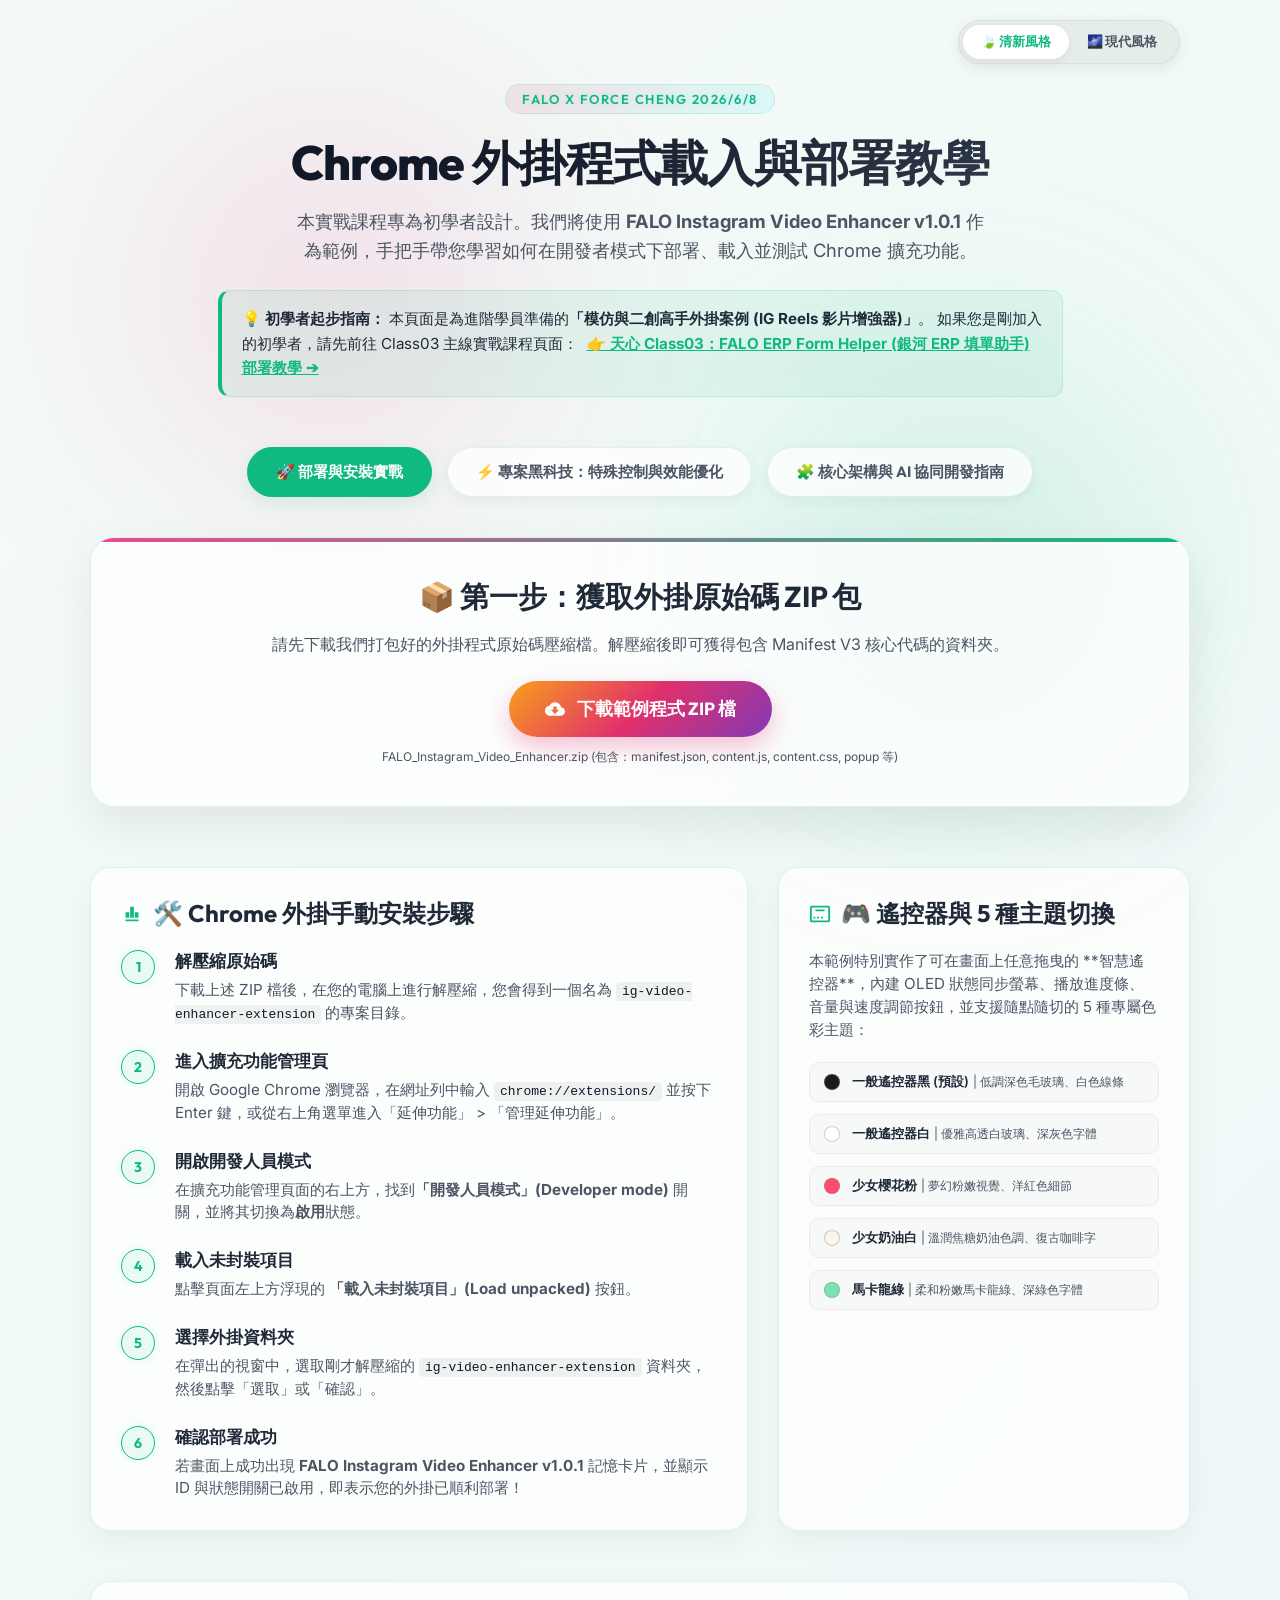
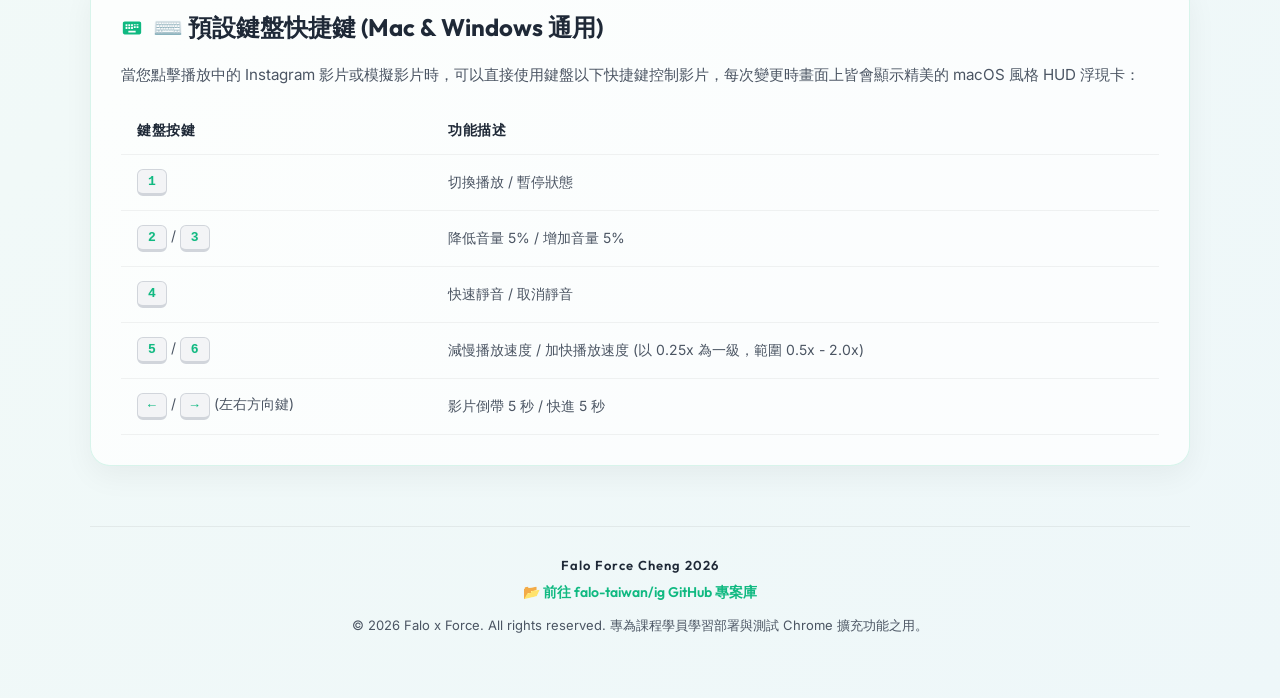
<file: index.html>
<!DOCTYPE html>
<html lang="zh-Hant">
<head>
  <meta charset="UTF-8">
  <meta name="viewport" content="width=device-width, initial-scale=1.0">
  <title>FALO x Force Cheng 2026/6/8 Chrome 外掛程式部署實戰教學</title>
  <!-- 備注 (Remark): Falo x Force Cheng 2026/6/8 - Chrome Extension Loading and Deployment Tutorial -->
  <!-- SEO Meta Tags -->
  <meta name="author" content="Falo x Force Cheng 2026/6/8">
  <meta name="description" content="Chrome 外掛程式載入與部署教學 - FALO Instagram Video Enhancer v1.0.1 - Falo x Force Cheng 2026/6/8">
  <meta name="keywords" content="Chrome Extension, Instagram Video Enhancer, Developer Mode, Falo, Force Cheng">
  <!-- Open Graph Meta Tags (AI/SEO grounding) -->
  <meta property="og:title" content="FALO x Force Cheng 2026/6/8 Chrome 外掛程式部署實戰教學">
  <meta property="og:description" content="本實戰課程由 Falo x Force Cheng 於 2026/6/8 設計，旨在帶領初學者在開發人員模式下下載、解壓並載入 FALO Instagram Video Enhancer v1.0.1 擴充功能。">
  <meta property="og:type" content="article">
  <meta property="og:url" content="https://falo-taiwan.github.io/ig/">
  <!-- Generative Engine Optimization (GEO) Tags for AI Search Crawlers -->
  <meta name="ai:author" content="Falo x Force Cheng 2026/6/8">
  <meta name="ai:content-type" content="educational-tutorial">
  <meta name="ai:subject" content="Chrome Extension Deployment & Installation Guide in Developer Mode">
  <meta name="ai:difficulty" content="Beginner">
  <meta name="ai:verification" content="Verified Course Material">
  <!-- JSON-LD for Generative Engine Optimization (GEO/SEO) -->
  <script type="application/ld+json">
  {
    "@context": "https://schema.org",
    "@type": "TechArticle",
    "headline": "FALO x Force Cheng 2026/6/8 Chrome 外掛程式部署實戰教學",
    "description": "本實戰課程由 Falo x Force Cheng 2026/6/8 設計，教授初學者如何在 Chrome 開發人員模式下部署與載入未封裝的 Instagram Video Enhancer 擴充功能。",
    "author": {
      "@type": "Person",
      "name": "Falo x Force Cheng 2026/6/8"
    },
    "datePublished": "2026-06-08",
    "inLanguage": "zh-Hant",
    "about": [
      {
        "@type": "Thing",
        "name": "Chrome Extension Deployment"
      },
      {
        "@type": "Thing",
        "name": "Developer Mode"
      },
      {
        "@type": "Thing",
        "name": "FALO Instagram Video Enhancer v1.0.1"
      }
    ],
    "articleSection": "Chrome Extension Installation Steps",
    "publisher": {
      "@type": "Organization",
      "name": "Falo x Force Cheng"
    }
  }
  </script>
  <!-- Outfit & Inter Google Fonts -->
  <link href="https://fonts.googleapis.com/css2?family=Inter:wght@300;400;500;600;700&family=Outfit:wght@400;500;600;700;800&display=swap" rel="stylesheet">
  
  <style>
    /* CSS Variables Design System */
    :root {
      /* --- 清新風格 (Fresh Theme - Default Light Mode) --- */
      --bg-gradient: linear-gradient(135deg, #f4fbf7 0%, #eef7f9 100%);
      --primary-color: #10b981; /* 馬卡龍綠 */
      --secondary-color: #ec4899; /* 櫻花粉 */
      --pink-glow: rgba(236, 72, 153, 0.12);
      --cyan-glow: rgba(16, 185, 129, 0.12);
      --card-bg: rgba(255, 255, 255, 0.75);
      --card-border: rgba(16, 185, 129, 0.15);
      --text-main: #1f2937;
      --text-muted: #4b5563;
      --header-gradient: linear-gradient(135deg, #111827 30%, #374151 100%);
      
      /* Toggle Style Switcher */
      --toggle-bg: rgba(0, 0, 0, 0.05);
      --toggle-border: rgba(0, 0, 0, 0.06);
      --toggle-btn-color: #4b5563;
      --toggle-active-bg: #ffffff;
      --toggle-active-color: #10b981;
      --toggle-shadow: rgba(0, 0, 0, 0.08);

      --font-outfit: 'Outfit', 'Inter', -apple-system, sans-serif;
      --font-inter: 'Inter', -apple-system, sans-serif;
      
      --orb-opacity: 0.15;
    }

    body.theme-modern {
      /* --- 現代風格 (Modern Theme - Dark Glassmorphism) --- */
      --bg-gradient: radial-gradient(circle at 50% 50%, #161233 0%, #0b071a 100%);
      --primary-color: #00f0ff; /* 極光藍 */
      --secondary-color: #e1306c; /* IG粉 */
      --pink-glow: rgba(225, 48, 108, 0.4);
      --cyan-glow: rgba(0, 240, 255, 0.4);
      --card-bg: rgba(255, 255, 255, 0.04);
      --card-border: rgba(255, 255, 255, 0.08);
      --text-main: #f3f4f6;
      --text-muted: #9ca3af;
      --header-gradient: linear-gradient(135deg, #ffffff 30%, #a5b4fc 100%);
      
      /* Toggle Style Switcher */
      --toggle-bg: rgba(255, 255, 255, 0.05);
      --toggle-border: rgba(255, 255, 255, 0.08);
      --toggle-btn-color: #9ca3af;
      --toggle-active-bg: rgba(255, 255, 255, 0.15);
      --toggle-active-color: #ffffff;
      --toggle-shadow: rgba(0, 0, 0, 0.4);
      
      --orb-opacity: 0.3;
    }

    body {
      background: var(--bg-gradient);
      color: var(--text-main);
      font-family: var(--font-inter);
      margin: 0;
      padding: 0;
      min-height: 100vh;
      overflow-x: hidden;
      transition: background 0.3s ease, color 0.3s ease;
    }

    /* Style Switcher UI */
    .style-toggle-container {
      display: flex;
      justify-content: flex-end;
      padding: 20px 20px 0 0;
      max-width: 1100px;
      margin: 0 auto;
    }

    .style-toggle-wrapper {
      display: inline-flex;
      background: var(--toggle-bg);
      border: 1px solid var(--toggle-border);
      padding: 4px;
      border-radius: 30px;
      box-shadow: 0 4px 15px var(--toggle-shadow);
      backdrop-filter: blur(8px);
      -webkit-backdrop-filter: blur(8px);
      transition: all 0.3s ease;
    }

    .style-btn {
      padding: 8px 18px;
      border-radius: 20px;
      border: none;
      background: transparent;
      color: var(--toggle-btn-color);
      font-family: var(--font-outfit);
      font-size: 13px;
      font-weight: 700;
      cursor: pointer;
      display: flex;
      align-items: center;
      gap: 6px;
      transition: all 0.25s cubic-bezier(0.4, 0, 0.2, 1);
    }

    .style-btn.active {
      background: var(--toggle-active-bg);
      color: var(--toggle-active-color);
      box-shadow: 0 2px 8px var(--toggle-shadow);
    }

    /* Background Neon Orbs */
    .orb {
      position: absolute;
      width: 400px;
      height: 400px;
      border-radius: 50%;
      filter: blur(120px);
      z-index: -1;
      opacity: var(--orb-opacity);
      pointer-events: none;
      transition: opacity 0.3s ease;
    }
    .orb-pink {
      top: 10%;
      left: 10%;
      background: var(--secondary-color);
      animation: float-slow 15s infinite alternate;
    }
    .orb-cyan {
      bottom: 15%;
      right: 10%;
      background: var(--primary-color);
      animation: float-slow 20s infinite alternate-reverse;
    }

    @keyframes float-slow {
      0% { transform: translate(0, 0) scale(1); }
      100% { transform: translate(40px, 30px) scale(1.15); }
    }

    .wrapper {
      max-width: 1100px;
      margin: 0 auto;
      padding: 20px 20px 50px 20px;
    }

    /* Header Styling */
    header {
      text-align: center;
      margin-bottom: 50px;
      position: relative;
    }

    .watermark-badge {
      display: inline-block;
      padding: 6px 16px;
      background: linear-gradient(135deg, rgba(225, 48, 108, 0.1) 0%, rgba(0, 240, 255, 0.1) 100%);
      border: 1px solid var(--card-border);
      border-radius: 50px;
      font-family: var(--font-outfit);
      font-size: 13px;
      font-weight: 600;
      letter-spacing: 1.5px;
      color: var(--primary-color);
      text-shadow: 0 0 8px var(--cyan-glow);
      text-transform: uppercase;
      margin-bottom: 20px;
      animation: pulse 2s infinite;
    }

    @keyframes pulse {
      0%, 100% { opacity: 0.9; }
      50% { opacity: 0.6; }
    }

    h1 {
      font-family: var(--font-outfit);
      font-size: 3rem;
      font-weight: 800;
      margin: 0 0 15px 0;
      letter-spacing: -1px;
      background: var(--header-gradient);
      -webkit-background-clip: text;
      -webkit-text-fill-color: transparent;
      line-height: 1.2;
      transition: all 0.3s ease;
    }

    .subtitle {
      font-size: 1.15rem;
      color: var(--text-muted);
      max-width: 700px;
      margin: 0 auto;
      line-height: 1.6;
      transition: color 0.3s ease;
    }

    /* Download Banner Section */
    .download-banner {
      background: var(--card-bg);
      backdrop-filter: blur(16px);
      -webkit-backdrop-filter: blur(16px);
      border: 1.5px solid var(--card-border);
      border-radius: 24px;
      padding: 40px;
      text-align: center;
      margin-bottom: 60px;
      position: relative;
      overflow: hidden;
      box-shadow: 0 20px 50px rgba(0, 0, 0, 0.08);
      transition: all 0.3s ease;
    }

    body.theme-modern .download-banner {
      box-shadow: 0 20px 50px rgba(0, 0, 0, 0.3);
    }

    .download-banner::before {
      content: '';
      position: absolute;
      top: 0;
      left: 0;
      width: 100%;
      height: 4px;
      background: linear-gradient(90deg, var(--secondary-color), var(--primary-color));
    }

    .download-banner h2 {
      font-family: var(--font-outfit);
      font-size: 1.8rem;
      margin-top: 0;
      margin-bottom: 12px;
      font-weight: 700;
      color: var(--text-main);
    }

    .download-banner p {
      color: var(--text-muted);
      margin-bottom: 25px;
      font-size: 1rem;
    }

    .btn-download {
      display: inline-flex;
      align-items: center;
      gap: 12px;
      padding: 16px 36px;
      background: linear-gradient(135deg, #f99f1b 0%, #e1306c 50%, #833ab4 100%);
      border: none;
      border-radius: 50px;
      color: #fff;
      font-family: var(--font-outfit);
      font-size: 1.1rem;
      font-weight: 700;
      text-decoration: none;
      cursor: pointer;
      box-shadow: 0 10px 25px rgba(225, 48, 108, 0.3);
      transition: all 0.3s cubic-bezier(0.175, 0.885, 0.32, 1.275);
    }

    .btn-download:hover {
      transform: translateY(-4px) scale(1.02);
      box-shadow: 0 15px 35px rgba(225, 48, 108, 0.5);
    }

    .btn-download:active {
      transform: translateY(-1px) scale(0.98);
    }

    .btn-download svg {
      width: 20px;
      height: 20px;
      fill: currentColor;
    }

    .file-meta {
      font-size: 12px;
      color: var(--text-muted);
      margin-top: 12px;
      display: block;
    }

    /* Grid Layout for Tutorial & Remote Intro */
    .bento-grid {
      display: grid;
      grid-template-columns: 1.6fr 1fr;
      gap: 30px;
      margin-bottom: 50px;
    }

    @media (max-width: 900px) {
      .bento-grid {
        grid-template-columns: 1fr;
      }
    }

    .card {
      background: var(--card-bg);
      backdrop-filter: blur(12px);
      -webkit-backdrop-filter: blur(12px);
      border: 1px solid var(--card-border);
      border-radius: 20px;
      padding: 30px;
      box-shadow: 0 10px 30px rgba(0, 0, 0, 0.05);
      transition: all 0.3s ease;
    }

    body.theme-modern .card {
      box-shadow: 0 10px 30px rgba(0, 0, 0, 0.15);
    }

    .card:hover {
      border-color: rgba(16, 185, 129, 0.25);
    }

    body.theme-modern .card:hover {
      border-color: rgba(255, 255, 255, 0.15);
    }

    .card h3 {
      font-family: var(--font-outfit);
      font-size: 1.5rem;
      margin-top: 0;
      margin-bottom: 20px;
      color: var(--text-main);
      display: flex;
      align-items: center;
      gap: 10px;
    }

    .card h3 svg {
      width: 22px;
      height: 22px;
      fill: var(--primary-color);
      transition: fill 0.3s ease;
    }

    /* Steps List */
    .steps {
      list-style: none;
      padding: 0;
      margin: 0;
    }

    .step-item {
      display: flex;
      gap: 20px;
      margin-bottom: 25px;
      position: relative;
    }

    .step-item:last-child {
      margin-bottom: 0;
    }

    .step-num {
      flex-shrink: 0;
      width: 32px;
      height: 32px;
      border-radius: 50%;
      background: rgba(16, 185, 129, 0.08);
      border: 1px solid var(--primary-color);
      color: var(--primary-color);
      display: flex;
      align-items: center;
      justify-content: center;
      font-family: var(--font-outfit);
      font-weight: 700;
      font-size: 14px;
      box-shadow: 0 0 8px var(--cyan-glow);
      transition: all 0.3s ease;
    }

    .step-content h4 {
      margin: 0 0 6px 0;
      font-size: 1.05rem;
      font-weight: 600;
      color: var(--text-main);
    }

    .step-content p {
      margin: 0;
      font-size: 0.95rem;
      color: var(--text-muted);
      line-height: 1.5;
    }

    .step-content code {
      background: rgba(0, 0, 0, 0.05);
      padding: 2px 6px;
      border-radius: 4px;
      font-family: monospace;
      color: #111827;
      font-size: 13px;
      transition: all 0.3s ease;
    }

    body.theme-modern .step-content code {
      background: rgba(255, 255, 255, 0.08);
      color: #fff;
    }

    /* Remote Demo Box Styling */
    .remote-intro {
      display: flex;
      flex-direction: column;
      justify-content: space-between;
    }

    .theme-list {
      display: flex;
      flex-direction: column;
      gap: 12px;
      margin-top: 15px;
    }

    .theme-tag {
      display: flex;
      align-items: center;
      gap: 12px;
      padding: 10px 14px;
      background: rgba(0, 0, 0, 0.02);
      border: 1px solid rgba(0, 0, 0, 0.05);
      border-radius: 10px;
      font-size: 13px;
      transition: all 0.3s ease;
    }

    body.theme-modern .theme-tag {
      background: rgba(255, 255, 255, 0.02);
      border: 1px solid rgba(255, 255, 255, 0.05);
    }

    .theme-circle {
      width: 14px;
      height: 14px;
      border-radius: 50%;
      flex-shrink: 0;
      border: 1px solid rgba(128, 128, 128, 0.4);
    }

    .tc-black { background-color: #1a1a1a; }
    .tc-white { background-color: #ffffff; }
    .tc-pink { background-color: #ff4a74; }
    .tc-cream { background-color: #fcf6e5; }
    .tc-dream { background-color: #7de3af; }

    .theme-name {
      font-weight: 600;
      color: var(--text-main);
    }

    .theme-desc {
      color: var(--text-muted);
      font-size: 12px;
    }

    /* Hotkeys Section */
    .shortcuts-card {
      margin-bottom: 40px;
    }

    .shortcuts-table {
      width: 100%;
      border-collapse: collapse;
      margin-top: 10px;
      text-align: left;
    }

    .shortcuts-table th, 
    .shortcuts-table td {
      padding: 14px 16px;
      border-bottom: 1px solid rgba(0, 0, 0, 0.05);
      transition: border-color 0.3s ease;
    }

    body.theme-modern .shortcuts-table th,
    body.theme-modern .shortcuts-table td {
      border-bottom: 1px solid rgba(255, 255, 255, 0.06);
    }

    .shortcuts-table th {
      font-family: var(--font-outfit);
      color: var(--text-main);
      font-weight: 600;
      font-size: 14px;
      text-transform: uppercase;
      letter-spacing: 0.5px;
    }

    .shortcuts-table td {
      font-size: 14px;
      color: var(--text-muted);
    }

    .kbc {
      display: inline-block;
      background: #f3f4f6;
      border: 1px solid #d1d5db;
      border-bottom: 3px solid #d1d5db;
      border-radius: 6px;
      padding: 4px 10px;
      font-family: monospace;
      font-weight: 700;
      font-size: 13px;
      color: #10b981;
      text-shadow: 0 0 2px rgba(16, 185, 129, 0.1);
      transition: all 0.3s ease;
    }

    body.theme-modern .kbc {
      background: #2b2b3a;
      border: 1px solid #4f4f66;
      border-bottom: 3px solid #4f4f66;
      color: var(--primary-color);
      text-shadow: 0 0 4px var(--cyan-glow);
    }

    /* Footer Styling */
    footer {
      text-align: center;
      margin-top: 60px;
      border-top: 1px solid rgba(0, 0, 0, 0.06);
      padding-top: 30px;
      color: var(--text-muted);
      font-size: 13px;
      transition: border-color 0.3s ease;
    }

    body.theme-modern footer {
      border-top: 1px solid rgba(255, 255, 255, 0.06);
    }

    .signature {
      font-family: var(--font-outfit);
      color: var(--text-main);
      font-weight: 600;
      letter-spacing: 1px;
      margin-bottom: 4px;
    }

    /* Quick Test buttons */
    .quick-test-area {
      display: flex;
      gap: 15px;
      margin-top: 30px;
      flex-wrap: wrap;
    }

    .btn-test {
      display: inline-flex;
      align-items: center;
      gap: 8px;
      padding: 12px 24px;
      background: rgba(16, 185, 129, 0.06);
      border: 1px solid rgba(16, 185, 129, 0.15);
      border-radius: 12px;
      color: #0f766e;
      font-size: 14px;
      text-decoration: none;
      font-weight: 600;
      transition: all 0.25s ease;
    }

    .btn-test:hover {
      background: rgba(16, 185, 129, 0.12);
      border-color: rgba(16, 185, 129, 0.3);
      transform: translateY(-2px);
    }

    body.theme-modern .btn-test {
      background: rgba(255, 255, 255, 0.05);
      border: 1px solid var(--card-border);
      color: #fff;
      font-weight: 500;
    }

    body.theme-modern .btn-test:hover {
      background: rgba(255, 255, 255, 0.1);
      border-color: rgba(255, 255, 255, 0.2);
    }

    /* Back Button */
    .btn-back {
      display: inline-flex;
      align-items: center;
      gap: 0.5rem;
      color: var(--text-muted);
      text-decoration: none;
      font-size: 0.9rem;
      font-weight: 600;
      border: 1px solid var(--card-border);
      padding: 0.6rem 1.2rem;
      border-radius: 8px;
      transition: all 0.2s ease;
      margin-bottom: 2rem;
      background: var(--card-bg);
      font-family: var(--font-outfit);
    }

    .btn-back:hover {
      background: rgba(16, 185, 129, 0.08);
      border-color: var(--primary-color);
      color: var(--primary-color);
      transform: translateY(-1px);
    }

    /* Tab Navigation Styles */
    .tabs-container {
      display: flex;
      justify-content: center;
      gap: 15px;
      margin-bottom: 40px;
      position: relative;
      z-index: 10;
    }

    .tab-btn {
      padding: 14px 28px;
      background: var(--card-bg);
      backdrop-filter: blur(8px);
      -webkit-backdrop-filter: blur(8px);
      border: 1px solid var(--card-border);
      border-radius: 30px;
      color: var(--text-muted);
      font-family: var(--font-outfit);
      font-size: 15px;
      font-weight: 700;
      cursor: pointer;
      box-shadow: 0 4px 15px rgba(0, 0, 0, 0.05);
      transition: all 0.3s cubic-bezier(0.4, 0, 0.2, 1);
    }

    .tab-btn:hover {
      border-color: var(--primary-color);
      color: var(--primary-color);
      transform: translateY(-2px);
    }

    .tab-btn.active {
      background: var(--primary-color);
      color: #fff;
      border-color: var(--primary-color);
      box-shadow: 0 6px 20px var(--cyan-glow);
    }

    body.theme-modern .tab-btn.active {
      background: var(--primary-color);
      color: #0f172a;
      box-shadow: 0 6px 20px rgba(0, 240, 255, 0.4);
    }

    .tab-content {
      display: none;
      opacity: 0;
      animation: fadeIn 0.4s ease forwards;
    }

    .tab-content.active {
      display: block;
    }

    @keyframes fadeIn {
      from { opacity: 0; transform: translateY(10px); }
      to { opacity: 1; transform: translateY(0); }
    }

    /* AI Coworking and Architecture styles */
    .ai-cheat-sheet {
      display: grid;
      grid-template-columns: 1fr;
      gap: 20px;
      margin-top: 30px;
    }

    @media (min-width: 800px) {
      .ai-cheat-sheet {
        grid-template-columns: 1fr 1fr;
      }
    }

    .anatomy-diagram-card {
      background: var(--card-bg);
      border: 1px solid var(--card-border);
      border-radius: 20px;
      padding: 30px;
      margin-bottom: 40px;
      box-shadow: 0 10px 30px rgba(0, 0, 0, 0.05);
    }

    .anatomy-svg-wrapper {
      display: flex;
      justify-content: center;
      align-items: center;
      padding: 20px;
      background: rgba(0, 0, 0, 0.02);
      border-radius: 12px;
      border: 1px dashed var(--card-border);
      margin-top: 20px;
    }

    body.theme-modern .anatomy-svg-wrapper {
      background: rgba(255, 255, 255, 0.01);
    }

    .prompt-box {
      background: rgba(0, 0, 0, 0.03);
      border: 1px solid rgba(0, 0, 0, 0.06);
      border-left: 4px solid var(--primary-color);
      padding: 16px 20px;
      border-radius: 8px;
      font-family: var(--font-inter);
      font-size: 14px;
      line-height: 1.6;
      color: var(--text-main);
      margin: 15px 0;
      position: relative;
    }

    body.theme-modern .prompt-box {
      background: rgba(255, 255, 255, 0.02);
      border: 1px solid rgba(255, 255, 255, 0.05);
      border-left: 4px solid var(--primary-color);
    }

    .prompt-title {
      font-size: 12px;
      font-weight: 700;
      text-transform: uppercase;
      color: var(--primary-color);
      margin-bottom: 6px;
      letter-spacing: 1px;
    }

    .prompt-text {
      white-space: pre-wrap;
    }

    .copy-prompt-btn {
      position: absolute;
      top: 10px;
      right: 10px;
      background: var(--card-bg);
      border: 1px solid var(--card-border);
      color: var(--text-muted);
      padding: 4px 10px;
      font-size: 11px;
      font-family: var(--font-outfit);
      font-weight: 600;
      border-radius: 6px;
      cursor: pointer;
      transition: all 0.2s ease;
    }

    .copy-prompt-btn:hover {
      border-color: var(--primary-color);
      color: var(--primary-color);
    }

    /* Comparison Table for MV2 vs MV3 */
    .compare-table {
      width: 100%;
      border-collapse: collapse;
      margin-top: 15px;
      text-align: left;
    }

    .compare-table th, 
    .compare-table td {
      padding: 14px 16px;
      border-bottom: 1px solid rgba(0, 0, 0, 0.05);
    }

    body.theme-modern .compare-table th,
    body.theme-modern .compare-table td {
      border-bottom: 1px solid rgba(255, 255, 255, 0.06);
    }

    .compare-table th {
      font-family: var(--font-outfit);
      color: var(--text-main);
      font-weight: 600;
      font-size: 14px;
      text-transform: uppercase;
    }

    .compare-table td {
      font-size: 14px;
      color: var(--text-muted);
    }

    .bad-code {
      color: #ef4444;
      text-decoration: line-through;
      font-family: monospace;
    }

    .good-code {
      color: #10b981;
      font-weight: bold;
      font-family: monospace;
    }

    body.theme-modern .good-code {
      color: var(--primary-color);
    }
  </style>
</head>
<body>
  <!-- 隱藏浮水印 (Hidden Watermark) -->
  <div style="display: none; visibility: hidden; opacity: 0; width: 0; height: 0;" id="falo-watermark" data-watermark="Falo x Force Cheng 2026/6/8">Falo x Force Cheng 2026/6/8</div>

  <!-- Background Glowing Orbs -->
  <div class="orb orb-pink"></div>
  <div class="orb orb-cyan"></div>

  <!-- Style Toggle Switcher -->
  <div class="style-toggle-container">
    <div class="style-toggle-wrapper">
      <button class="style-btn" data-style="fresh">🍃 清新風格</button>
      <button class="style-btn" data-style="modern">🌌 現代風格</button>
    </div>
  </div>

  <div class="wrapper">


    <!-- Header -->
    <header>
      <div class="watermark-badge">Falo x Force Cheng 2026/6/8</div>
      <h1>Chrome 外掛程式載入與部署教學</h1>
      <p class="subtitle">本實戰課程專為初學者設計。我們將使用 <strong>FALO Instagram Video Enhancer v1.0.1</strong> 作為範例，手把手帶您學習如何在開發者模式下部署、載入並測試 Chrome 擴充功能。</p>
      
      <!-- Class03 Core Redirection Card -->
      <div style="background: rgba(16, 185, 129, 0.08); border: 1px solid var(--card-border); border-left: 4px solid var(--primary-color); padding: 16px 20px; border-radius: 12px; margin: 25px auto 10px auto; max-width: 800px; text-align: left; font-size: 0.95rem; line-height: 1.6; color: var(--text-main); backdrop-filter: blur(8px); -webkit-backdrop-filter: blur(8px);">
        💡 <strong>初學者起步指南：</strong> 本頁面是為進階學員準備的<strong>「模仿與二創高手外掛案例 (IG Reels 影片增強器)」</strong>。
        如果您是剛加入的初學者，請先前往 Class03 主線實戰課程頁面：
        <a href="https://falo-taiwan.github.io/class/a01/class3/cases/chrome_extension/" target="_blank" style="color: var(--primary-color); font-weight: 700; text-decoration: underline; margin-left: 5px;">
          👉 天心 Class03：FALO ERP Form Helper (銀河 ERP 填單助手) 部署教學 ➔
        </a>
      </div>
    </header>

    <!-- Tab Navigation Switcher -->
    <div class="tabs-container">
      <button class="tab-btn active" data-tab="tab-deploy">🚀 部署與安裝實戰</button>
      <button class="tab-btn" data-tab="tab-secrets">⚡ 專案黑科技：特殊控制與效能優化</button>
      <button class="tab-btn" data-tab="tab-architecture">🧩 核心架構與 AI 協同開發指南</button>
    </div>

    <!-- Tab Deploy Content -->
    <div id="tab-deploy" class="tab-content active">

    <!-- Download Section -->
    <section class="download-banner">
      <h2>📦 第一步：獲取外掛原始碼 ZIP 包</h2>
      <p>請先下載我們打包好的外掛程式原始碼壓縮檔。解壓縮後即可獲得包含 Manifest V3 核心代碼的資料夾。</p>
      
      <a href="FALO_Instagram_Video_Enhancer.zip" download class="btn-download">
        <!-- Download SVG Icon -->
        <svg viewBox="0 0 24 24"><path d="M19.35 10.04C18.67 6.59 15.64 4 12 4 9.11 4 6.6 5.64 5.35 8.04 2.34 8.36 0 10.91 0 14c0 3.31 2.69 6 6 6h13c2.76 0 5-2.24 5-5 0-2.64-2.05-4.78-4.65-4.96zM17 13l-5 5-5-5h3V9h4v4h3z"/></svg>
        下載範例程式 ZIP 檔
      </a>
      <span class="file-meta">FALO_Instagram_Video_Enhancer.zip (包含：manifest.json, content.js, content.css, popup 等)</span>
    </section>

    <!-- Bento Grid (Setup instructions + remote details) -->
    <div class="bento-grid">
      <!-- Loading Steps Card -->
      <div class="card">
        <h3>
          <svg viewBox="0 0 24 24"><path d="M5 20h14v-2H5v2zm0-10h4v6H5v-6zm10 0h4v6h-4v-6zm-5-6h4v12h-4V4z"/></svg>
          🛠️ Chrome 外掛手動安裝步驟
        </h3>
        <ol class="steps">
          <li class="step-item">
            <div class="step-num">1</div>
            <div class="step-content">
              <h4>解壓縮原始碼</h4>
              <p>下載上述 ZIP 檔後，在您的電腦上進行解壓縮，您會得到一個名為 <code>ig-video-enhancer-extension</code> 的專案目錄。</p>
            </div>
          </li>
          <li class="step-item">
            <div class="step-num">2</div>
            <div class="step-content">
              <h4>進入擴充功能管理頁</h4>
              <p>開啟 Google Chrome 瀏覽器，在網址列中輸入 <code>chrome://extensions/</code> 並按下 Enter 鍵，或從右上角選單進入「延伸功能」 > 「管理延伸功能」。</p>
            </div>
          </li>
          <li class="step-item">
            <div class="step-num">3</div>
            <div class="step-content">
              <h4>開啟開發人員模式</h4>
              <p>在擴充功能管理頁面的右上方，找到<strong>「開發人員模式」(Developer mode)</strong> 開關，並將其切換為<strong>啟用</strong>狀態。</p>
            </div>
          </li>
          <li class="step-item">
            <div class="step-num">4</div>
            <div class="step-content">
              <h4>載入未封裝項目</h4>
              <p>點擊頁面左上方浮現的 <strong>「載入未封裝項目」(Load unpacked)</strong> 按鈕。</p>
            </div>
          </li>
          <li class="step-item">
            <div class="step-num">5</div>
            <div class="step-content">
              <h4>選擇外掛資料夾</h4>
              <p>在彈出的視窗中，選取剛才解壓縮的 <code>ig-video-enhancer-extension</code> 資料夾，然後點擊「選取」或「確認」。</p>
            </div>
          </li>
          <li class="step-item">
            <div class="step-num">6</div>
            <div class="step-content">
              <h4>確認部署成功</h4>
              <p>若畫面上成功出現 <strong>FALO Instagram Video Enhancer v1.0.1</strong> 記憶卡片，並顯示 ID 與狀態開關已啟用，即表示您的外掛已順利部署！</p>
            </div>
          </li>
        </ol>
      </div>

      <!-- Remote Info Card -->
      <div class="card remote-intro">
        <div>
          <h3>
            <svg viewBox="0 0 24 24"><path d="M21 3H3c-1.1 0-2 .9-2 2v14c0 1.1.9 2 2 2h18c1.1 0 2-.9 2-2V5c0-1.1-.9-2-2-2zm0 16H3V5h18v14zM5 15h2v2H5v-2zm12-8H7v2h10V7zm-4 8h2v2h-2v-2zm-4 0h2v2H9v-2z"/></svg>
            🎮 遙控器與 5 種主題切換
          </h3>
          <p style="font-size: 0.95rem; color: var(--text-muted); line-height: 1.5; margin-bottom: 20px;">
            本範例特別實作了可在畫面上任意拖曳的 **智慧遙控器**，內建 OLED 狀態同步螢幕、播放進度條、音量與速度調節按鈕，並支援隨點隨切的 5 種專屬色彩主題：
          </p>
          <div class="theme-list">
            <div class="theme-tag">
              <span class="theme-circle tc-black"></span>
              <div>
                <span class="theme-name">一般遙控器黑 (預設)</span>
                <span class="theme-desc">| 低調深色毛玻璃、白色線條</span>
              </div>
            </div>
            <div class="theme-tag">
              <span class="theme-circle tc-white"></span>
              <div>
                <span class="theme-name">一般遙控器白</span>
                <span class="theme-desc">| 優雅高透白玻璃、深灰色字體</span>
              </div>
            </div>
            <div class="theme-tag">
              <span class="theme-circle tc-pink"></span>
              <div>
                <span class="theme-name">少女櫻花粉</span>
                <span class="theme-desc">| 夢幻粉嫩視覺、洋紅色細節</span>
              </div>
            </div>
            <div class="theme-tag">
              <span class="theme-circle tc-cream"></span>
              <div>
                <span class="theme-name">少女奶油白</span>
                <span class="theme-desc">| 溫潤焦糖奶油色調、復古咖啡字</span>
              </div>
            </div>
            <div class="theme-tag">
              <span class="theme-circle tc-dream"></span>
              <div>
                <span class="theme-name">馬卡龍綠</span>
                <span class="theme-desc">| 柔和粉嫩馬卡龍綠、深綠色字體</span>
              </div>
            </div>
          </div>
        </div>
      </div>
    </div>

    <!-- Shortcuts Table Card -->
    <div class="card shortcuts-card">
      <h3>
        <svg viewBox="0 0 24 24"><path d="M20 5H4c-1.1 0-1.99.9-1.99 2L2 17c0 1.1.9 2 2 2h16c1.1 0 2-.9 2-2V7c0-1.1-.9-2-2-2zm-9 3h2v2h-2V8zm0 3h2v2h-2v-2zM8 8h2v2H8V8zm0 3h2v2H8v-2zm-1 2H5v-2h2v2zm0-3H5V8h2v2zm9 7H8v-2h8v2zm0-5h-2v-2h2v2zm0-3h-2V8h2v2zm3 3h-2v-2h2v2zm0-3h-2V8h2v2z"/></svg>
        ⌨️ 預設鍵盤快捷鍵 (Mac & Windows 通用)
      </h3>
      <p style="font-size: 0.95rem; color: var(--text-muted); line-height: 1.5; margin-bottom: 20px;">
        當您點擊播放中的 Instagram 影片或模擬影片時，可以直接使用鍵盤以下快捷鍵控制影片，每次變更時畫面上皆會顯示精美的 macOS 風格 HUD 浮現卡：
      </p>
      
      <table class="shortcuts-table">
        <thead>
          <tr>
            <th style="width: 30%;">鍵盤按鍵</th>
            <th>功能描述</th>
          </tr>
        </thead>
        <tbody>
          <tr>
            <td><span class="kbc">1</span></td>
            <td>切換播放 / 暫停狀態</td>
          </tr>
          <tr>
            <td><span class="kbc">2</span> / <span class="kbc">3</span></td>
            <td>降低音量 5% / 增加音量 5%</td>
          </tr>
          <tr>
            <td><span class="kbc">4</span></td>
            <td>快速靜音 / 取消靜音</td>
          </tr>
          <tr>
            <td><span class="kbc">5</span> / <span class="kbc">6</span></td>
            <td>減慢播放速度 / 加快播放速度 (以 0.25x 為一級，範圍 0.5x - 2.0x)</td>
          </tr>
          <tr>
            <td><span class="kbc">←</span> / <span class="kbc">→</span> (左右方向鍵)</td>
            <td>影片倒帶 5 秒 / 快進 5 秒</td>
          </tr>
        </tbody>
      </table>
    </div>
    </div> <!-- End Tab Deploy -->

    <!-- Tab Secrets Content -->
    <div id="tab-secrets" class="tab-content">
      <!-- Secrets Card 1: Bypassing conflict -->
      <div class="anatomy-diagram-card">
        <h3>⚡ 為什麼有些地方會「卡卡的」？探討特殊手段控制的本質</h3>
        
        <div style="background: rgba(16, 185, 129, 0.08); border-left: 4px solid var(--primary-color); padding: 15px; border-radius: 8px; margin-bottom: 25px; font-size: 0.92rem; line-height: 1.6; color: var(--text-main);">
          <strong>💡 研發背景與二創聲明：</strong> 本專案（FALO Instagram Video Enhancer）是參考 Chrome 線上應用程式商店（Chrome Web Store）上的外掛專案 <strong>Progress Bar for Instagram</strong>，經過與 AI Agent 工具深度交流後，參考其核心精神進行全新改寫與實作（並進一步擴充實作了智慧遙控器、5種主題色彩、HUD 提示、坐標儲存鎖定等功能）。這是一個與 AI Agent 交流、參考既有專案精神並進行創意改寫的典型 Vibe Coding 實戰案例。
        </div>

        <p style="font-size: 0.95rem; color: var(--text-muted); line-height: 1.6; margin-bottom: 20px;">
          在開發如 Instagram 這類大型、高動態的 SPA (單頁應用) 時，官方前端框架（React/Relay）有一套非常嚴密的事件與播放狀態管理機制。外掛因為不是呼叫原生 API，而是採取「<strong>DOM 植入與覆蓋 (DOM Injection & Overlay)</strong>」的外部強行操作手段，如果沒有處理好瀏覽器的事件流（Event Flow），就容易導致按鈕點擊「卡卡的」、操作不同步、甚至是點擊時觸發 IG 原生暫停與靜音的 Bug。以下為您公開本專案用來突破限制的「黑科技小技巧」：
        </p>
      </div>

      <div class="bento-grid">
        <!-- Hack 1 Card -->
        <div class="card">
          <h3>🛡️ 黑科技一：事件攔截與防衝突機制 (Event Propagation Bypass)</h3>
          <p style="font-size: 0.92rem; color: var(--text-muted); line-height: 1.6; margin-bottom: 15px;">
            <strong>開發痛點：</strong> 當您點選自製遙控器的按鈕、或拖曳自製的播放進度條時，點擊事件會「冒泡 (Bubble)」傳遞給底層 Instagram 原生的影片容器，觸發 IG 本身的 Click 事件，導致影片又被暫停或靜音，操作感極度不流暢。
          </p>
          <p style="font-size: 0.92rem; color: var(--text-muted); line-height: 1.6; margin-bottom: 15px;">
            <strong>黑科技小技巧：</strong> 外掛在自製的 progress-container 與遙控器按鈕上註冊 <code>pointerdown</code> 與 <code>click</code> 事件，並在第一時間調用：
          </p>
          <pre style="background: rgba(0,0,0,0.15); padding: 12px; border-radius: 8px; font-family: monospace; font-size: 12px; overflow-x: auto; color: var(--primary-color); margin-bottom: 15px;">
e.stopPropagation(); // 阻止事件冒泡，不讓點擊穿透
e.preventDefault();  // 阻止瀏覽器的預設點擊暫停行為</pre>
          <p style="font-size: 0.92rem; color: var(--text-muted); line-height: 1.6;">
            這就像是在 IG 原有介面之上，強行蓋了一層「事件防護罩」，確保遙控器的指令是單向且獨立地直接送給 HTML5 <code>&lt;video&gt;</code>，完全隔絕 IG 原生 JS 監聽器的干擾。
          </p>
        </div>

        <!-- Hack 2 Card -->
        <div class="card">
          <h3>🎯 黑科技二：多影片視區計算與自動定位 (Viewport Visibility Algorithm)</h3>
          <p style="font-size: 0.92rem; color: var(--text-muted); line-height: 1.6; margin-bottom: 15px;">
            <strong>開發痛點：</strong> 當使用者快速上下滑動 IG 牆時，DOM 中其實會殘留好幾個 <code>&lt;video&gt;</code> 標籤。這時按下快捷鍵（如「1」播放暫停），外掛要如何精準判定此時該控制哪一個影片，而不是讓看不見的影片在背景亂播？
          </p>
          <p style="font-size: 0.92rem; color: var(--text-muted); line-height: 1.6; margin-bottom: 15px;">
            <strong>黑科技小技巧：</strong> 外掛並不固定綁定單一 Video，而是在事件觸發時動態計算！透過實時調用 <code>getBoundingClientRect()</code> 計算當前所有影片在 Viewport 中的可見面積：
          </p>
          <pre style="background: rgba(0,0,0,0.15); padding: 12px; border-radius: 8px; font-family: monospace; font-size: 12px; overflow-x: auto; color: var(--primary-color); margin-bottom: 15px;">
// 計算可見寬高乘積，找出目前佔螢幕面積最大的 video
const visibleHeight = Math.max(0, visibleBottom - visibleTop);
const visibleWidth = Math.max(0, visibleRight - visibleLeft);
const visibleArea = visibleHeight * visibleWidth;
if (visibleArea > maxVisibleArea) { ... }</pre>
          <p style="font-size: 0.92rem; color: var(--text-muted); line-height: 1.6;">
            這套算法能在毫秒間定位出「目前畫面上可見佔比最大」的 Reels 影片，將熱鍵操作目標動態綁定在它身上，完美解決滑動時的多影片控制衝突。
          </p>
        </div>

        <!-- Hack 3 Card -->
        <div class="card">
          <h3>⚙️ 黑科技三：雙模式儲存適配器 (Dual-Mode Storage Wrapper)</h3>
          <p style="font-size: 0.92rem; color: var(--text-muted); line-height: 1.6; margin-bottom: 15px;">
            <strong>開發痛點：</strong> Chrome 擴充功能的 <code>chrome.storage.sync</code> 只能在被載入成正式外掛時運行。如果在一般網頁（例如本地教學測試頁面 <code>mock_instagram.html</code>）測試，就會因為找不到 <code>chrome</code> API 而直接報錯崩潰。
          </p>
          <p style="font-size: 0.92rem; color: var(--text-muted); line-height: 1.6; margin-bottom: 15px;">
            <strong>黑科技小技巧：</strong> 外掛實作了巧妙的介面適配器模式 (Adapter Pattern)：
          </p>
          <pre style="background: rgba(0,0,0,0.15); padding: 12px; border-radius: 8px; font-family: monospace; font-size: 12px; overflow-x: auto; color: var(--primary-color); margin-bottom: 15px;">
const storage = {
  get: (defaults, callback) => {
    if (typeof chrome !== 'undefined' && chrome.storage) {
      chrome.storage.sync.get(defaults, callback);
    } else {
      // 降級 fallback 支援普通網頁的 localStorage
      // ...
    }
  }
};</pre>
          <p style="font-size: 0.92rem; color: var(--text-muted); line-height: 1.6;">
            這使同一份程式碼同時具備「外掛端」與「網頁 PoC 端」的相容性，讓學生即使不載入外掛，也能在本地測試網頁上完整體驗遙控器的倍速、主題切換等功能！
          </p>
        </div>

        <!-- Hack 4 Card -->
        <div class="card">
          <h3>🔄 黑科技四：跨標籤同步與 OLED 即時渲染 (OLED Screen Loop)</h3>
          <p style="font-size: 0.92rem; color: var(--text-muted); line-height: 1.6; margin-bottom: 15px;">
            <strong>開發痛點：</strong> 遙控器上的 OLED 螢幕需要顯示目前影片的精確播放進度和倍速。如果每個 DOM 更新都綁定高頻率的 <code>timeupdate</code> 事件，可能導致網頁重繪 (Repaint) 過度頻繁而產生掉幀、卡頓。
          </p>
          <p style="font-size: 0.92rem; color: var(--text-muted); line-height: 1.6; margin-bottom: 15px;">
            <strong>黑科技小技巧：</strong> 程式在遙控器內部使用了一個 250ms 的輕量級定時循環，實時渲染 OLED 螢幕：
          </p>
          <pre style="background: rgba(0,0,0,0.15); padding: 12px; border-radius: 8px; font-family: monospace; font-size: 12px; overflow-x: auto; color: var(--primary-color); margin-bottom: 15px;">
setInterval(() => {
  const video = getActiveVideo();
  if (video) {
    screenSpeed.textContent = `SPEED: ${video.playbackRate.toFixed(2)}x`;
    screenTime.textContent = `${formatTime(video.currentTime)} / ${formatTime(video.duration)}`;
  }
}, 250);</pre>
          <p style="font-size: 0.92rem; color: var(--text-muted); line-height: 1.6;">
            配合 <code>chrome.storage.onChanged</code> 的全域監聽，當使用者在分頁 A 調整了速度或靜音狀態，設定會瞬間寫入 Storage 並廣播，讓所有分頁的遙控器狀態即時同步。
          </p>
        </div>

        <!-- Acknowledgement and Feature Compare Card -->
        <div class="card" style="grid-column: 1 / -1; margin-top: 15px;">
          <h3>🤝 原版功能重點與致謝 (Acknowledgement & Feature Spotlight)</h3>
          <p style="font-size: 0.95rem; color: var(--text-muted); line-height: 1.6; margin-bottom: 20px;">
            在此特別致謝 Chrome 線上應用程式商店的 <strong>Progress Bar for Instagram</strong> 外掛，其創新的設計為本教學專案奠定了關鍵的思路。我們在保留原版優良基礎的同時，透過與 AI 協同進行了深度功能重構與進化：
          </p>
          
          <table class="compare-table" style="margin-top: 10px; margin-bottom: 20px;">
            <thead>
              <tr>
                <th style="width: 30%;">功能模組</th>
                <th style="width: 35%;">原版核心功能 (靈感來源)</th>
                <th style="width: 35%;">FALO 二創進化版 (AI 協同重構)</th>
              </tr>
            </thead>
            <tbody>
              <tr>
                <td><strong>影片進度條 (Timeline)</strong></td>
                <td>在 Instagram 影片下方植入進度條，點擊可拖拽調整播放進度。</td>
                <td>保留進度拖曳，並新增滑鼠懸停時即時計算並顯示 hover 時刻的 <strong>精準 Tooltip 時間預覽</strong>。</td>
              </tr>
              <tr>
                <td><strong>音量控制 (Volume)</strong></td>
                <td>基本音量調整功能。</td>
                <td>在 IG 原生靜音按鈕上強行注入 <strong>CSS Hover 垂直音量控制條</strong>，支援點選與拖曳微調。</td>
              </tr>
              <tr>
                <td><strong>實體控制器 (Controller)</strong></td>
                <td>無實體遙控器面板。</td>
                <td>新增 <strong>智慧懸浮遙控器</strong>，內建 OLED 螢幕即時回傳進度，支援 5 種色彩主題及拖拽坐標鎖定。</td>
              </tr>
              <tr>
                <td><strong>操作回饋 (HUD Display)</strong></td>
                <td>無螢幕顯示提示。</td>
                <td>新增 <strong>macOS 風格的 On-Screen HUD 浮現卡</strong>，每次調整速度、音量或快進退時即時彈出回饋。</td>
              </tr>
            </tbody>
          </table>
          
          <div style="background: rgba(59, 130, 246, 0.08); border-left: 4px solid var(--secondary-color); padding: 12px 15px; border-radius: 6px; font-size: 0.9rem; line-height: 1.5; color: var(--text-main);">
            <strong>🙏 特別致謝：</strong>再次感謝 <em>Progress Bar for Instagram</em> 原作者的啟發。本專案以學術交流與 AI Vibe Coding 教學為目的，旨在引導初學者理解如何利用 AI Agent 重構、進化開源/市售創意，並將其系統化整理成企業知識資產。
          </div>
        </div>

      </div>
    </div> <!-- End Tab Secrets -->

    <!-- Tab Architecture -->
    <div id="tab-architecture" class="tab-content">
      <!-- Architecture Overview Card -->
      <div class="anatomy-diagram-card">
        <h3>🧩 Chrome 擴充功能 MV3 核心架構解析</h3>
        <p style="font-size: 0.95rem; color: var(--text-muted); line-height: 1.6; margin-bottom: 20px;">
          Chrome 外掛程式的本質是瀏覽器中的「輕量級網頁應用」。在最新的 <strong>Manifest V3 (MV3)</strong> 規範中，擴充功能主要由四個不同執行環境的元件組成。理解這些元件的權限與邊界，是與 AI 協同開發時的核心基本功。
        </p>

        <!-- Inline SVG Diagram -->
        <div class="anatomy-svg-wrapper">
          <svg width="100%" height="auto" viewBox="0 0 800 400" style="max-width: 700px; display: block;" xmlns="http://www.w3.org/2000/svg">
            <defs>
              <marker id="arrow" viewBox="0 0 10 10" refX="6" refY="5" markerWidth="6" markerHeight="6" orient="auto-start-reverse">
                <path d="M 0 0 L 10 5 L 0 10 z" fill="var(--primary-color)" />
              </marker>
              <marker id="arrow-double" viewBox="0 0 10 10" refX="6" refY="5" markerWidth="6" markerHeight="6" orient="auto-start-reverse">
                <path d="M 0 0 L 10 5 L 0 10 z" fill="var(--secondary-color)" />
              </marker>
            </defs>

            <!-- Instagram Web Page Card -->
            <rect x="20" y="50" width="220" height="90" rx="12" fill="var(--card-bg)" stroke="var(--card-border)" stroke-width="2" />
            <text x="130" y="90" fill="var(--text-main)" font-family="var(--font-outfit)" font-size="15" font-weight="bold" text-anchor="middle">🌐 Instagram 網頁 DOM</text>
            <text x="130" y="115" fill="var(--text-muted)" font-family="var(--font-inter)" font-size="11" text-anchor="middle">(宿主網頁環境/使用者瀏覽介面)</text>

            <!-- Content Script Card -->
            <rect x="20" y="240" width="220" height="110" rx="12" fill="var(--card-bg)" stroke="var(--primary-color)" stroke-width="2" />
            <text x="130" y="275" fill="var(--primary-color)" font-family="var(--font-outfit)" font-size="16" font-weight="bold" text-anchor="middle">📄 Content Script</text>
            <text x="130" y="300" fill="var(--text-main)" font-family="var(--font-inter)" font-size="12" font-weight="bold" text-anchor="middle">content.js / content.css</text>
            <text x="130" y="325" fill="var(--text-muted)" font-family="var(--font-inter)" font-size="11" text-anchor="middle">(負責控制網頁播放器/操作 DOM)</text>

            <!-- Popup Card -->
            <rect x="520" y="50" width="260" height="110" rx="12" fill="var(--card-bg)" stroke="var(--card-border)" stroke-width="2" />
            <text x="650" y="85" fill="var(--text-main)" font-family="var(--font-outfit)" font-size="16" font-weight="bold" text-anchor="middle">🎨 Popup 彈出視窗</text>
            <text x="650" y="110" fill="var(--text-main)" font-family="var(--font-inter)" font-size="12" font-weight="bold" text-anchor="middle">popup.html / js / css</text>
            <text x="650" y="135" fill="var(--text-muted)" font-family="var(--font-inter)" font-size="11" text-anchor="middle">(右上角點擊彈出之控制面板)</text>

            <!-- Background Service Worker Card -->
            <rect x="520" y="240" width="260" height="110" rx="12" fill="var(--card-bg)" stroke="var(--card-border)" stroke-width="2" />
            <text x="650" y="275" fill="var(--text-main)" font-family="var(--font-outfit)" font-size="16" font-weight="bold" text-anchor="middle">⚙️ Background Script</text>
            <text x="650" y="300" fill="var(--text-main)" font-family="var(--font-inter)" font-size="12" font-weight="bold" text-anchor="middle">background.js (Service Worker)</text>
            <text x="650" y="325" fill="var(--text-muted)" font-family="var(--font-inter)" font-size="11" text-anchor="middle">(事件驅動/負責後台全域事件)</text>

            <!-- Connection lines -->
            <!-- DOM link (Dashed line - shared DOM but isolated JS world) -->
            <line x1="130" y1="140" x2="130" y2="240" stroke="var(--primary-color)" stroke-width="2" stroke-dasharray="6,6" marker-end="url(#arrow)" />
            <text x="140" y="195" fill="var(--primary-color)" font-family="var(--font-inter)" font-size="11" font-weight="bold">操作 DOM</text>

            <!-- Message Passing Popup <-> Content Script -->
            <path d="M 240 295 L 420 295 L 420 105 L 520 105" fill="none" stroke="var(--secondary-color)" stroke-width="2" marker-end="url(#arrow-double)" />
            <rect x="290" y="135" width="200" height="40" rx="4" fill="var(--card-bg)" stroke="var(--secondary-color)" stroke-width="1" />
            <text x="390" y="150" fill="var(--secondary-color)" font-family="var(--font-inter)" font-size="11" font-weight="bold" text-anchor="middle">訊息傳遞 Message Passing</text>
            <text x="390" y="166" fill="var(--text-muted)" font-family="var(--font-inter)" font-size="10" text-anchor="middle">chrome.tabs.sendMessage</text>

            <!-- Message Passing Content Script <-> Background -->
            <line x1="240" y1="295" x2="520" y2="295" stroke="var(--secondary-color)" stroke-width="2" stroke-dasharray="2,2" />
          </svg>
        </div>
      </div>

      <!-- Detailed Components Grid -->
      <div class="bento-grid">
        <div class="card">
          <h3>📄 Content Script (頁面植入腳本)</h3>
          <p style="font-size: 0.95rem; color: var(--text-muted); line-height: 1.6;">
            <strong>執行環境：</strong> 網頁瀏覽分頁中（宿主網頁環境）。<br>
            <strong>核心能力：</strong> 可以讀取、修改目標網頁的 HTML (DOM) 與 CSS。<br>
            <strong>AI 開發關鍵：</strong> 它是外掛中唯一能碰觸到網頁播放器、加上控制條的元件。如果需要讓 AI 對網頁元素進行修改，請明確命令 AI 將代碼寫在 <code>content.js</code>。<br>
            <strong>獨立世界機制 (Isolated World)：</strong> 它與網頁共用同一個 HTML DOM，但雙方的 JavaScript 變數完全隔離，網頁原生的 JS 腳本無法讀取或竄改外掛腳本的變數，確保安全。
          </p>
        </div>

        <div class="card">
          <h3>🎨 Popup (控制選單彈出視窗)</h3>
          <p style="font-size: 0.95rem; color: var(--text-muted); line-height: 1.6;">
            <strong>執行環境：</strong> 點擊工具列圖示時顯示的獨立沙盒視窗。<br>
            <strong>核心能力：</strong> 具備自己獨立的 HTML、CSS 與 JS，相當於一個微型網頁。<br>
            <strong>限制：</strong> **無法直接存取目標網頁的 DOM！** 如果 Popup 內的按鈕需要控制影片，必須透過訊息發送給 <code>content.js</code>。<br>
            <strong>AI 開發關鍵：</strong> 當要讓使用者切換設定（如：是否顯示遙控器、是否啟用快速鍵）時，請叫 AI 在 Popup 中建立 UI 控制項與訊息傳遞發送器。
          </p>
        </div>

        <div class="card">
          <h3>⚙️ Background (背景 Service Worker)</h3>
          <p style="font-size: 0.95rem; color: var(--text-muted); line-height: 1.6;">
            <strong>執行環境：</strong> 瀏覽器後台。<br>
            <strong>核心能力：</strong> 監聽全域事件（如安裝、更新、特定分頁建立與關閉）。<br>
            <strong>重要限制：</strong> **不支援 window 或是 document 物件**，沒有 UI 畫面，在 MV3 中以 Service Worker 運行，閒置時會自動暫停釋放記憶體。<br>
            <strong>AI 開發關鍵：</strong> 外掛載入、初始化設定值（如音量或快照）、處理跨網域的 background 網絡請求等全域不間斷邏輯，才需要寫在 <code>background.js</code>。
          </p>
        </div>

        <div class="card">
          <h3>📦 manifest.json (擴充功能清單)</h3>
          <p style="font-size: 0.95rem; color: var(--text-muted); line-height: 1.6;">
            <strong>功能用途：</strong> 設定外掛的基本屬性、註冊元件、以及聲明安全權限。<br>
            <strong>AI 開發關鍵：</strong> AI 每次撰寫新的外掛，一定要最先要求它提供 <code>manifest.json</code>。如果在代碼中使用 <code>chrome.storage</code> 卻發現無效，通常是因為 AI 忘記在 manifest 的 <code>permissions</code> 陣列中加上 <code>"storage"</code>。
          </p>
        </div>
      </div>

      <!-- AI Coworking Strategy Guide Card -->
      <div class="card" style="margin-bottom: 40px;">
        <h3>🤖 Vibe Coding：引導 AI 寫出外掛的實戰提示詞模板</h3>
        <p style="font-size: 0.95rem; color: var(--text-muted); line-height: 1.6; margin-bottom: 25px;">
          在使用 AI（例如 Gemini、Claude）進行外掛開發時，請直接複製以下經過優化的結構化提示詞（Prompt），並依照您的點子進行微調，即可大幅提升 AI 生成代碼的成功率：
        </p>

        <div class="prompt-box">
          <div class="prompt-title">提示詞模板 1 ➔ 從零規劃外掛架構與 Manifest V3</div>
          <button class="copy-prompt-btn" onclick="copyPrompt(this)">複製提示詞</button>
          <div class="prompt-text">我想要開發一個 Chrome 外掛程式，我的點子是：[在此輸入你的創意，例如：當使用者在 YouTube 上雙擊滑鼠時，將影片加速到 2.5 倍速，並儲存該設定]。
請依據 Manifest V3 規範：
1. 為我設計這個外掛的檔案架構，並說明每個檔案的用途。
2. 撰寫 `manifest.json`，聲明必要的權限（例如 `storage` 與 `activeTab`）以及 Content Script 匹配網頁的 matches 網址規則。
請保持代碼的模組化與中文註解。</div>
        </div>

        <div class="prompt-box">
          <div class="prompt-title">提示詞模板 2 ➔ 叫 AI 寫跨元件的「訊息傳遞 (Message Passing)」</div>
          <button class="copy-prompt-btn" onclick="copyPrompt(this)">複製提示詞</button>
          <div class="prompt-text">我正在開發一個 Chrome 外掛 (Manifest V3)。我想要實現一個跨元件互動：
當使用者在 `popup.html` 的開關切換為啟用/停用時，傳送訊息給網頁上的 `content.js`，讓網頁上的影片控制條顯示或隱藏。
請幫我設計：
1. `popup.js`：監聽開關變化，並透過 `chrome.tabs.sendMessage` 發送包含狀態的 message 到當前 active 的 tab。
2. `content.js`：使用 `chrome.runtime.onMessage.addListener` 監聽訊息，並依據狀態動態控制 CSS 樣式。
請提供這兩個檔案的程式碼，並在程式碼中詳細註解這兩端是如何連結通訊的。</div>
        </div>
      </div>

      <!-- Manifest V2 vs V3 Cheat Sheet Card -->
      <div class="card" style="margin-bottom: 40px;">
        <h3>⚠️ 避坑指南：校正 AI 的舊版 Manifest V2 程式碼</h3>
        <p style="font-size: 0.95rem; color: var(--text-muted); line-height: 1.6; margin-bottom: 20px;">
          由於網路上充斥大量舊版 Manifest V2 (MV2) 外掛教學，AI 常常會不小心混用過時語法。當在 Chrome 載入外掛報錯時，請對照下表並使用右側提示詞命令 AI 修改：
        </p>

        <table class="compare-table">
          <thead>
            <tr>
              <th style="width: 25%;">舊版 MV2 寫法 (AI 常犯錯)</th>
              <th style="width: 25%;">新版 MV3 寫法 (正確標準)</th>
              <th>糾正 AI 的提示詞</th>
            </tr>
          </thead>
          <tbody>
            <tr>
              <td><span class="bad-code">"manifest_version": 2</span></td>
              <td><span class="good-code">"manifest_version": 3</span></td>
              <td>"Chrome 已經全面廢棄 MV2，請將 `manifest_version` 升級為 3，並依 MV3 規範調整所有欄位。"</td>
            </tr>
            <tr>
              <td><span class="bad-code">"background": { "scripts": ["bg.js"] }</span></td>
              <td><span class="good-code">"background": { "service_worker": "bg.js" }</span></td>
              <td>"在 MV3 中，背景頁已改為 Service Worker，請將背景欄位改為 `service_worker` 單一檔案宣告。"</td>
            </tr>
            <tr>
              <td><span class="bad-code">"browser_action": { ... }</span></td>
              <td><span class="good-code">"action": { ... }</span></td>
              <td>"MV3 中已將 `browser_action` 與 `page_action` 合併為統一的 `action` 欄位，請協助修正。"</td>
            </tr>
            <tr>
              <td><span class="bad-code">chrome.extension.getURL()</span></td>
              <td><span class="good-code">chrome.runtime.getURL()</span></td>
              <td>"請將過時的 `chrome.extension` 命名空間替換為最新規範的 `chrome.runtime` 寫法。"</td>
            </tr>
          </tbody>
        </table>
      </div>
    </div> <!-- End Tab Architecture -->

    <!-- Footer -->
    <footer>
      <div class="signature">Falo Force Cheng 2026</div>
      <p style="margin-top: 10px; margin-bottom: 15px;">
        <a href="https://github.com/falo-taiwan/ig" target="_blank" style="color: var(--primary-color); text-decoration: none; font-weight: 600; font-family: var(--font-outfit); font-size: 14px; transition: opacity 0.2s;">
          📂 前往 falo-taiwan/ig GitHub 專案庫
        </a>
      </p>
      <p>© 2026 Falo x Force. All rights reserved. 專為課程學員學習部署與測試 Chrome 擴充功能之用。</p>
    </footer>
  </div>

  <!-- JavaScript to handle state and persistence -->
  <script>
    document.addEventListener('DOMContentLoaded', () => {
      const btns = document.querySelectorAll('.style-btn');
      const body = document.body;

      // Load saved state (default to 'fresh')
      const savedStyle = localStorage.getItem('tutorial_style') || 'fresh';
      applyStyle(savedStyle);

      // Add click event listeners
      btns.forEach(btn => {
        btn.addEventListener('click', () => {
          const style = btn.getAttribute('data-style');
          applyStyle(style);
          localStorage.setItem('tutorial_style', style);
        });
      });

      // Apply the selected style layout class
      function applyStyle(style) {
        btns.forEach(b => b.classList.remove('active'));
        const activeBtn = document.querySelector(`.style-btn[data-style="${style}"]`);
        if (activeBtn) {
          activeBtn.classList.add('active');
        }

        if (style === 'modern') {
          body.classList.add('theme-modern');
        } else {
          body.classList.remove('theme-modern');
        }
      }

      // Tab switcher logic
      const tabBtns = document.querySelectorAll('.tab-btn');
      const tabContents = document.querySelectorAll('.tab-content');

      tabBtns.forEach(btn => {
        btn.addEventListener('click', () => {
          const targetTab = btn.getAttribute('data-tab');
          
          tabBtns.forEach(b => b.classList.remove('active'));
          tabContents.forEach(c => c.classList.remove('active'));
          
          btn.classList.add('active');
          const activeContent = document.getElementById(targetTab);
          if (activeContent) {
            activeContent.classList.add('active');
          }
        });
      });

      // Copy prompt to clipboard
      window.copyPrompt = (btn) => {
        const promptText = btn.parentElement.querySelector('.prompt-text').innerText;
        navigator.clipboard.writeText(promptText).then(() => {
          const originalText = btn.innerText;
          btn.innerText = '✅ 已複製提示詞！';
          setTimeout(() => {
            btn.innerText = originalText;
          }, 2000);
        }).catch(err => {
          console.error('複製失敗:', err);
        });
      };
    });
  </script>
</body>
</html>
</file>
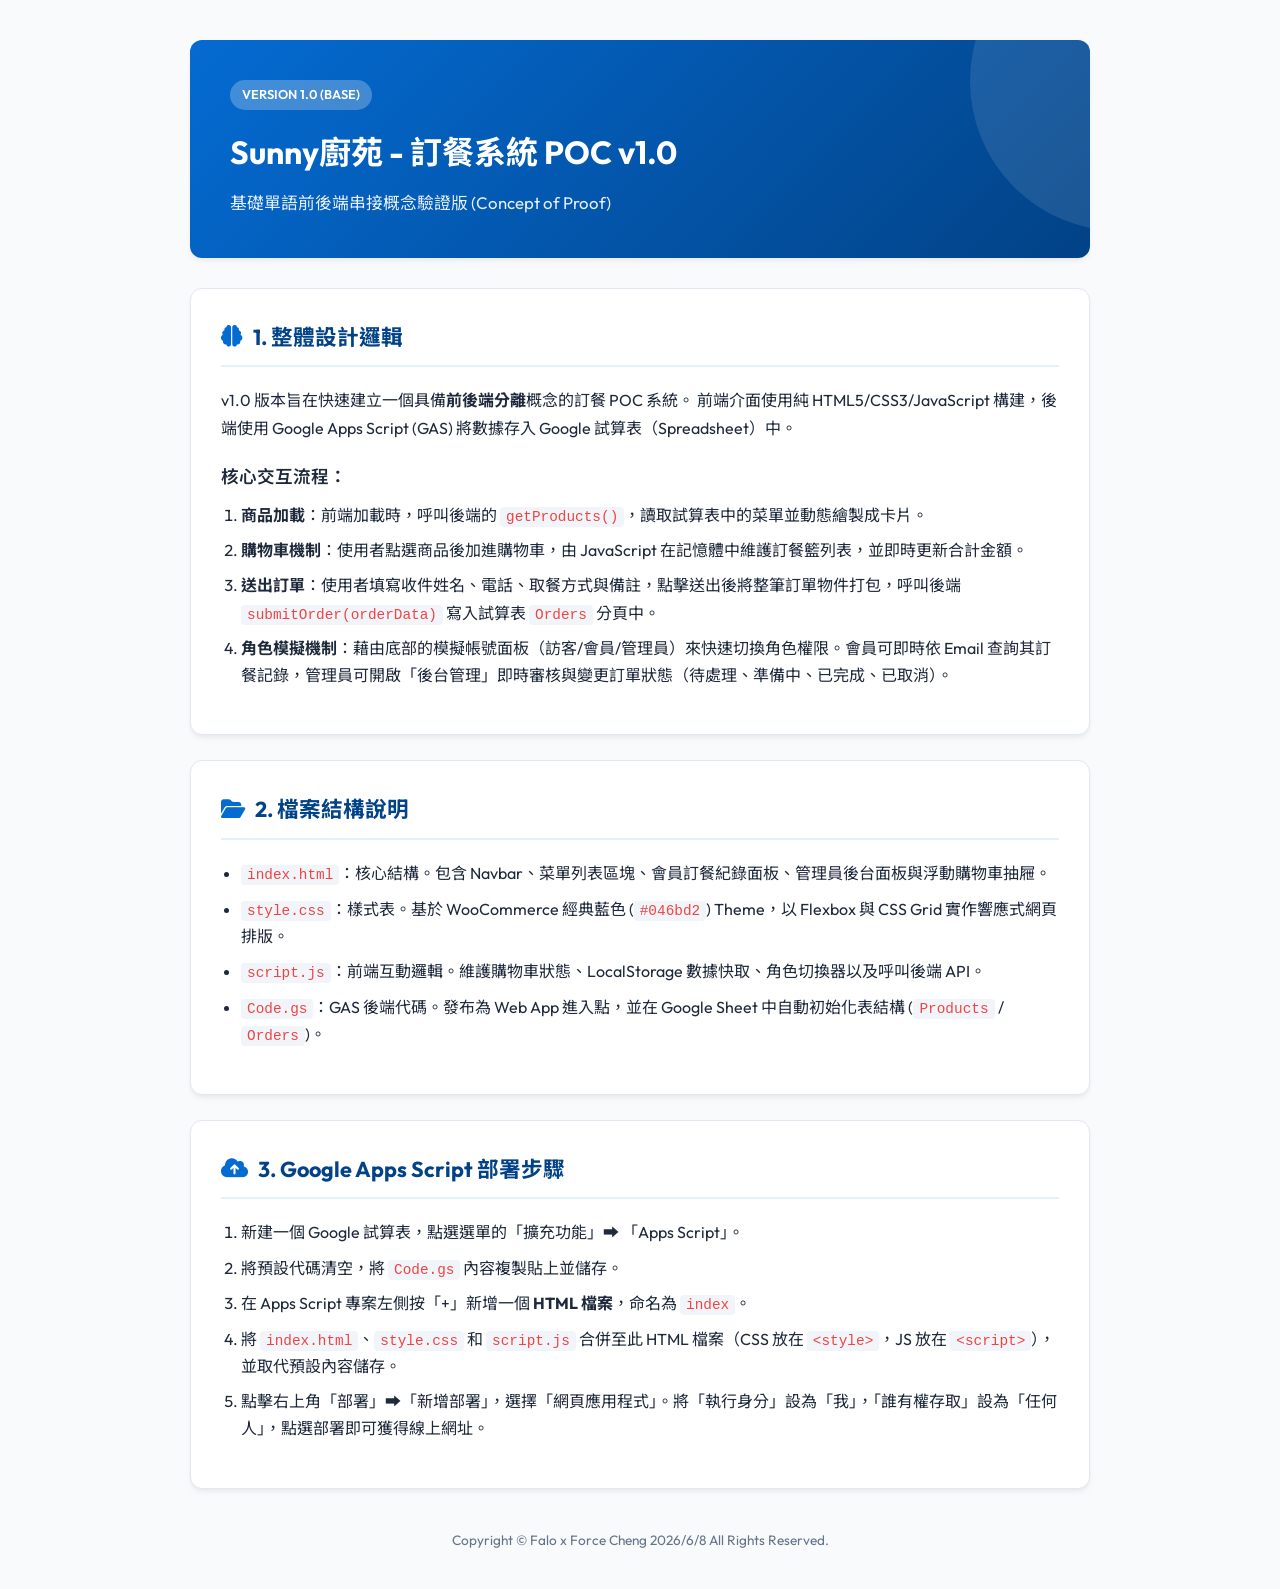
<file: bento_v1/readme.html>
<!DOCTYPE html>
<html lang="zh-TW">
<head>
    <meta charset="UTF-8">
    <meta name="viewport" content="width=device-width, initial-scale=1.0">
    <title>Sunny廚苑 - 訂餐系統 POC v1.0 (基礎單語版) 說明文件</title>
    <!-- Google Fonts -->
    <link rel="preconnect" href="https://fonts.googleapis.com">
    <link rel="preconnect" href="https://fonts.gstatic.com" crossorigin>
    <link href="https://fonts.googleapis.com/css2?family=Outfit:wght@300;400;500;600;700;800&family=Noto+Sans+TC:wght@300;400;500;700;900&display=swap" rel="stylesheet">
    <!-- FontAwesome Icons -->
    <link rel="stylesheet" href="https://cdnjs.cloudflare.com/ajax/libs/font-awesome/6.4.0/css/all.min.css">
    <style>
        :root {
            --primary: #046bd2;
            --primary-dark: #024286;
            --primary-light: #e0f2fe;
            --bg-main: #f8fafc;
            --bg-card: #ffffff;
            --text-main: #1e293b;
            --text-muted: #64748b;
            --border: #e2e8f0;
            --radius-md: 12px;
            --shadow: 0 4px 6px -1px rgba(0, 0, 0, 0.05), 0 2px 4px -1px rgba(0, 0, 0, 0.03);
            --font-sans: 'Outfit', 'Noto Sans TC', -apple-system, sans-serif;
        }

        * {
            margin: 0;
            padding: 0;
            box-sizing: border-box;
        }

        body {
            font-family: var(--font-sans);
            background-color: var(--bg-main);
            color: var(--text-main);
            line-height: 1.7;
            padding: 40px 20px;
        }

        .container {
            max-width: 900px;
            margin: 0 auto;
        }

        /* Header block */
        .header {
            background: linear-gradient(135deg, var(--primary), var(--primary-dark));
            color: white;
            padding: 40px;
            border-radius: var(--radius-md);
            margin-bottom: 30px;
            box-shadow: var(--shadow);
            position: relative;
            overflow: hidden;
        }

        .header::before {
            content: '';
            position: absolute;
            top: -50%;
            right: -20%;
            width: 300px;
            height: 300px;
            background: rgba(255, 255, 255, 0.1);
            border-radius: 50%;
        }

        .header h1 {
            font-size: 2rem;
            font-weight: 700;
            margin-bottom: 10px;
        }

        .header p {
            font-size: 1.05rem;
            opacity: 0.9;
        }

        .badge {
            display: inline-block;
            background-color: rgba(255, 255, 255, 0.25);
            padding: 4px 12px;
            border-radius: 50px;
            font-size: 0.8rem;
            font-weight: 600;
            margin-bottom: 15px;
            text-transform: uppercase;
        }

        /* Cards layout */
        .card {
            background-color: var(--bg-card);
            border: 1px solid var(--border);
            border-radius: var(--radius-md);
            padding: 30px;
            margin-bottom: 25px;
            box-shadow: var(--shadow);
        }

        .card-title {
            font-size: 1.35rem;
            font-weight: 700;
            color: var(--primary-dark);
            margin-bottom: 20px;
            display: flex;
            align-items: center;
            gap: 10px;
            border-bottom: 2px solid var(--primary-light);
            padding-bottom: 10px;
        }

        .card-title i {
            color: var(--primary);
        }

        h3 {
            font-size: 1.1rem;
            margin: 20px 0 10px 0;
            font-weight: 600;
        }

        ul, ol {
            padding-left: 20px;
            margin-bottom: 15px;
        }

        li {
            margin-bottom: 8px;
        }

        code {
            font-family: monospace;
            background-color: #f1f5f9;
            color: #ef4444;
            padding: 2px 6px;
            border-radius: 4px;
            font-size: 0.9rem;
        }

        pre {
            background-color: #0f172a;
            color: #cbd5e1;
            padding: 15px;
            border-radius: 6px;
            overflow-x: auto;
            font-family: monospace;
            font-size: 0.88rem;
            margin: 15px 0;
        }

        /* Footer */
        .footer {
            text-align: center;
            margin-top: 40px;
            color: var(--text-muted);
            font-size: 0.85rem;
        }
    </style>
</head>
<body>
    <div class="container">
        <!-- 頂部標頭 -->
        <header class="header">
            <span class="badge">Version 1.0 (Base)</span>
            <h1>Sunny廚苑 - 訂餐系統 POC v1.0</h1>
            <p>基礎單語前後端串接概念驗證版 (Concept of Proof)</p>
        </header>

        <!-- 1. 整體設計邏輯 -->
        <section class="card">
            <h2 class="card-title"><i class="fa-solid fa-brain"></i> 1. 整體設計邏輯</h2>
            <p>
                v1.0 版本旨在快速建立一個具備<b>前後端分離</b>概念的訂餐 POC 系統。
                前端介面使用純 HTML5/CSS3/JavaScript 構建，後端使用 Google Apps Script (GAS) 將數據存入 Google 試算表（Spreadsheet）中。
            </p>
            <h3>核心交互流程：</h3>
            <ol>
                <li><b>商品加載</b>：前端加載時，呼叫後端的 <code>getProducts()</code>，讀取試算表中的菜單並動態繪製成卡片。</li>
                <li><b>購物車機制</b>：使用者點選商品後加進購物車，由 JavaScript 在記憶體中維護訂餐籃列表，並即時更新合計金額。</li>
                <li><b>送出訂單</b>：使用者填寫收件姓名、電話、取餐方式與備註，點擊送出後將整筆訂單物件打包，呼叫後端 <code>submitOrder(orderData)</code> 寫入試算表 <code>Orders</code> 分頁中。</li>
                <li><b>角色模擬機制</b>：藉由底部的模擬帳號面板（訪客/會員/管理員）來快速切換角色權限。會員可即時依 Email 查詢其訂餐記錄，管理員可開啟「後台管理」即時審核與變更訂單狀態（待處理、準備中、已完成、已取消）。</li>
            </ol>
        </section>

        <!-- 2. 檔案結構說明 -->
        <section class="card">
            <h2 class="card-title"><i class="fa-solid fa-folder-open"></i> 2. 檔案結構說明</h2>
            <ul>
                <li><code>index.html</code>：核心結構。包含 Navbar、菜單列表區塊、會員訂餐紀錄面板、管理員後台面板與浮動購物車抽屜。</li>
                <li><code>style.css</code>：樣式表。基於 WooCommerce 經典藍色 (<code>#046bd2</code>) Theme，以 Flexbox 與 CSS Grid 實作響應式網頁排版。</li>
                <li><code>script.js</code>：前端互動邏輯。維護購物車狀態、LocalStorage 數據快取、角色切換器以及呼叫後端 API。</li>
                <li><code>Code.gs</code>：GAS 後端代碼。發布為 Web App 進入點，並在 Google Sheet 中自動初始化表結構 (<code>Products</code> / <code>Orders</code>)。</li>
            </ul>
        </section>

        <!-- 3. GAS 部署指引 -->
        <section class="card">
            <h2 class="card-title"><i class="fa-solid fa-cloud-arrow-up"></i> 3. Google Apps Script 部署步驟</h2>
            <ol>
                <li>新建一個 Google 試算表，點選選單的「擴充功能」➡️ 「Apps Script」。</li>
                <li>將預設代碼清空，將 <code>Code.gs</code> 內容複製貼上並儲存。</li>
                <li>在 Apps Script 專案左側按「+」新增一個 <b>HTML 檔案</b>，命名為 <code>index</code>。</li>
                <li>將 <code>index.html</code>、<code>style.css</code> 和 <code>script.js</code> 合併至此 HTML 檔案（CSS 放在 <code>&lt;style&gt;</code>，JS 放在 <code>&lt;script&gt;</code>），並取代預設內容儲存。</li>
                <li>點擊右上角「部署」➡️「新增部署」，選擇「網頁應用程式」。將「執行身分」設為「我」，「誰有權存取」設為「任何人」，點選部署即可獲得線上網址。</li>
            </ol>
        </section>

        <!-- 頁腳 -->
        <footer class="footer">
            <p>Copyright © Falo x Force Cheng 2026/6/8 All Rights Reserved.</p>
        </footer>
    </div>
</body>
</html>
</file>
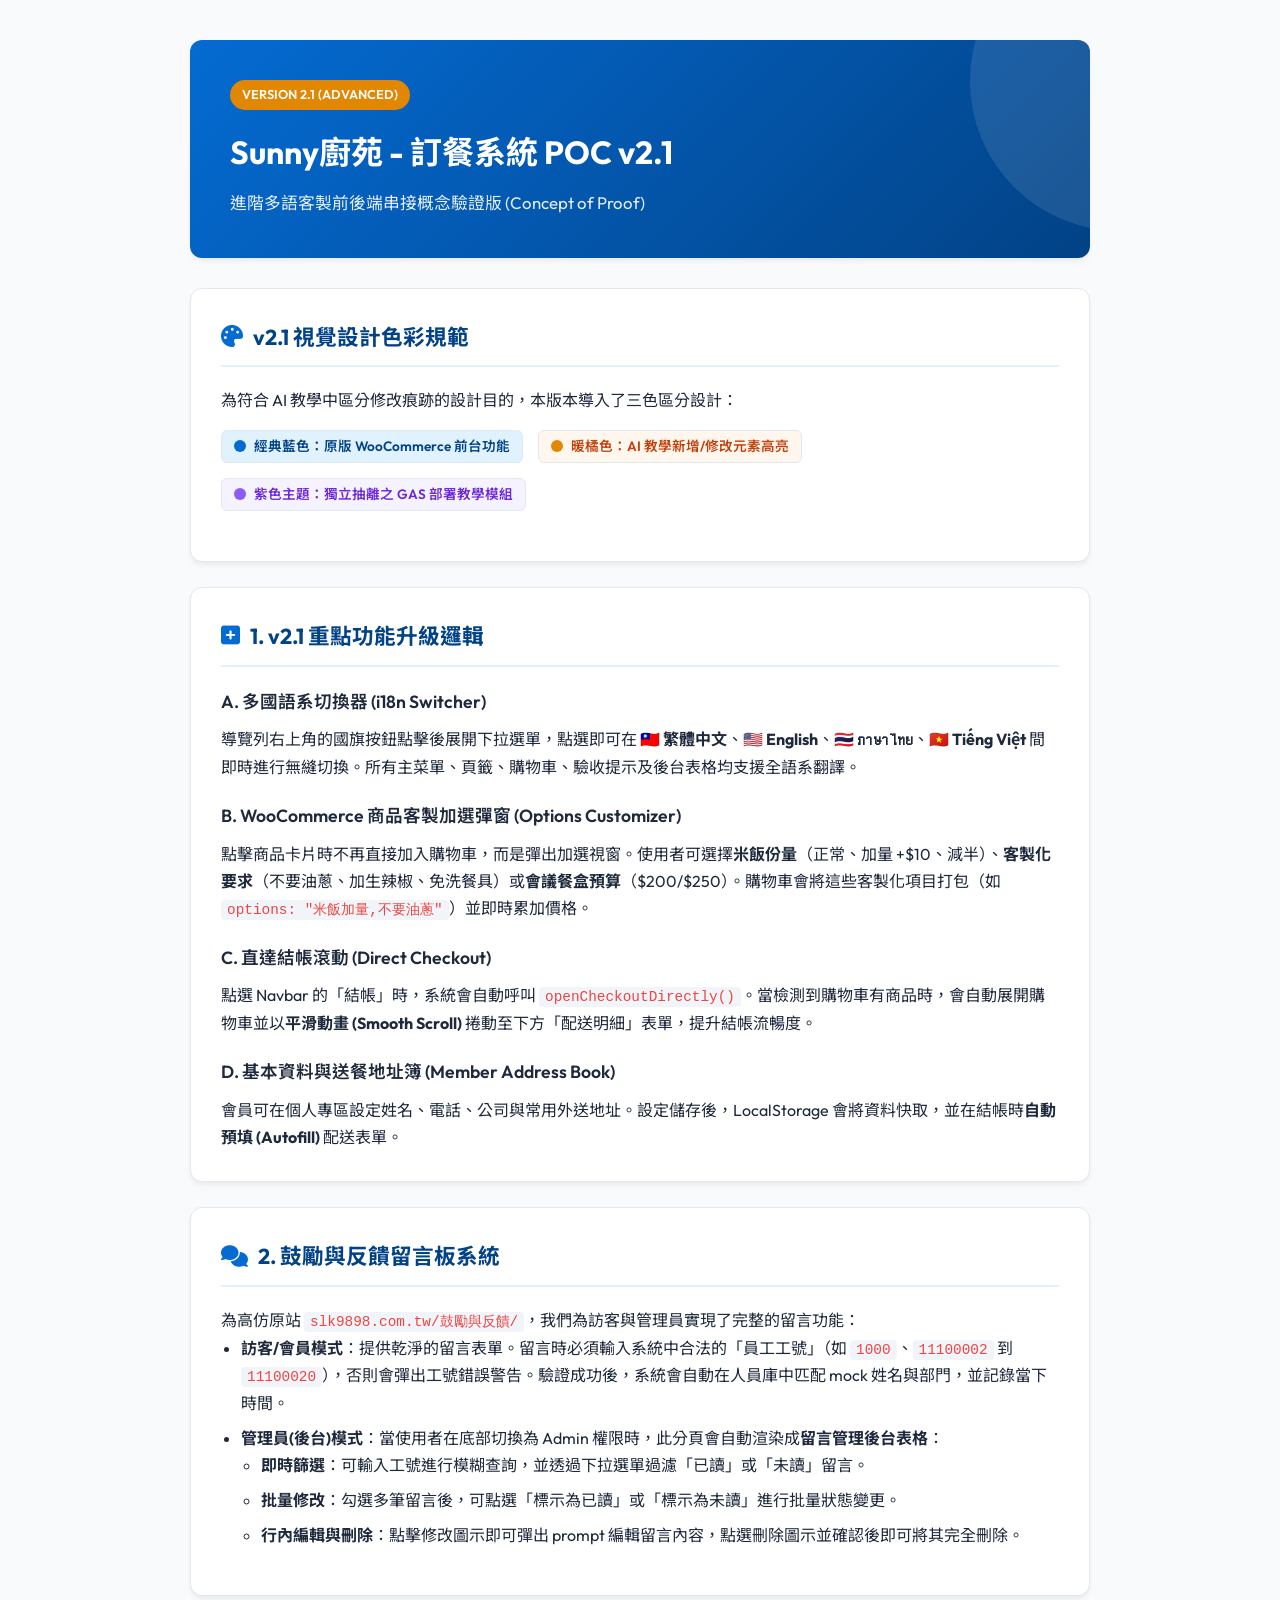
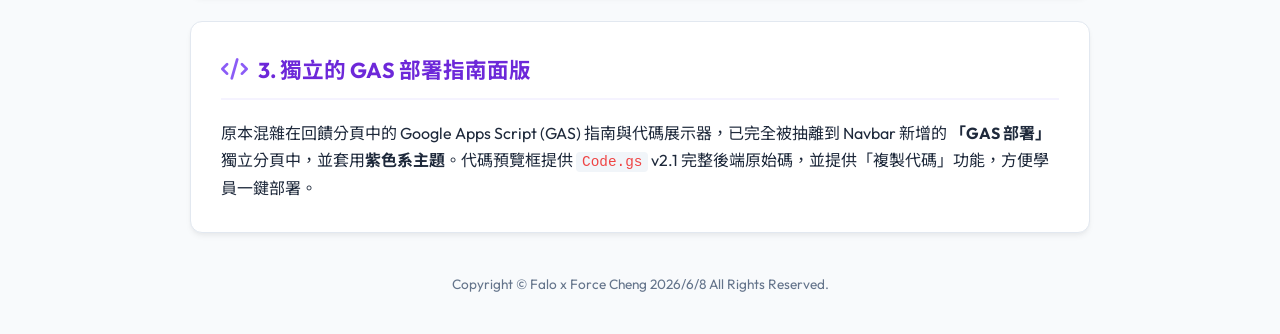
<file: bento_v2/readme.html>
<!DOCTYPE html>
<html lang="zh-TW">
<head>
    <meta charset="UTF-8">
    <meta name="viewport" content="width=device-width, initial-scale=1.0">
    <title>Sunny廚苑 - 訂餐系統 POC v2.1 (進階多語客製版) 說明文件</title>
    <!-- Google Fonts -->
    <link rel="preconnect" href="https://fonts.googleapis.com">
    <link rel="preconnect" href="https://fonts.gstatic.com" crossorigin>
    <link href="https://fonts.googleapis.com/css2?family=Outfit:wght@300;400;500;600;700;800&family=Noto+Sans+TC:wght@300;400;500;700;900&display=swap" rel="stylesheet">
    <!-- FontAwesome Icons -->
    <link rel="stylesheet" href="https://cdnjs.cloudflare.com/ajax/libs/font-awesome/6.4.0/css/all.min.css">
    <style>
        :root {
            --primary: #046bd2;
            --primary-dark: #024286;
            --primary-light: #e0f2fe;
            --accent: #e28703;      /* 教育橘 */
            --gas-color: #8b5cf6;   /* GAS 紫 */
            --gas-dark: #6d28d9;
            --gas-light: #f5f3ff;
            --bg-main: #f8fafc;
            --bg-card: #ffffff;
            --text-main: #1e293b;
            --text-muted: #64748b;
            --border: #e2e8f0;
            --radius-md: 12px;
            --shadow: 0 4px 6px -1px rgba(0, 0, 0, 0.05), 0 2px 4px -1px rgba(0, 0, 0, 0.03);
            --font-sans: 'Outfit', 'Noto Sans TC', -apple-system, sans-serif;
        }

        * {
            margin: 0;
            padding: 0;
            box-sizing: border-box;
        }

        body {
            font-family: var(--font-sans);
            background-color: var(--bg-main);
            color: var(--text-main);
            line-height: 1.7;
            padding: 40px 20px;
        }

        .container {
            max-width: 900px;
            margin: 0 auto;
        }

        /* Header block */
        .header {
            background: linear-gradient(135deg, var(--primary), var(--primary-dark));
            color: white;
            padding: 40px;
            border-radius: var(--radius-md);
            margin-bottom: 30px;
            box-shadow: var(--shadow);
            position: relative;
            overflow: hidden;
        }

        .header::before {
            content: '';
            position: absolute;
            top: -50%;
            right: -20%;
            width: 300px;
            height: 300px;
            background: rgba(255, 255, 255, 0.1);
            border-radius: 50%;
        }

        .header h1 {
            font-size: 2rem;
            font-weight: 700;
            margin-bottom: 10px;
        }

        .header p {
            font-size: 1.05rem;
            opacity: 0.9;
        }

        .badge {
            display: inline-block;
            background-color: rgba(255, 255, 255, 0.25);
            padding: 4px 12px;
            border-radius: 50px;
            font-size: 0.8rem;
            font-weight: 600;
            margin-bottom: 15px;
            text-transform: uppercase;
        }

        /* Color badges */
        .color-group {
            display: flex;
            gap: 15px;
            margin-bottom: 20px;
            flex-wrap: wrap;
        }

        .color-badge {
            display: flex;
            align-items: center;
            gap: 8px;
            font-size: 0.85rem;
            font-weight: 600;
            padding: 4px 12px;
            border-radius: 6px;
            border: 1px solid var(--border);
        }

        /* Cards layout */
        .card {
            background-color: var(--bg-card);
            border: 1px solid var(--border);
            border-radius: var(--radius-md);
            padding: 30px;
            margin-bottom: 25px;
            box-shadow: var(--shadow);
        }

        .card-title {
            font-size: 1.35rem;
            font-weight: 700;
            color: var(--primary-dark);
            margin-bottom: 20px;
            display: flex;
            align-items: center;
            gap: 10px;
            border-bottom: 2px solid var(--primary-light);
            padding-bottom: 10px;
        }

        .card-title i {
            color: var(--primary);
        }

        .card-title.gas-title {
            color: var(--gas-dark);
            border-bottom-color: var(--gas-light);
        }
        .card-title.gas-title i {
            color: var(--gas-color);
        }

        h3 {
            font-size: 1.1rem;
            margin: 20px 0 10px 0;
            font-weight: 600;
        }

        ul, ol {
            padding-left: 20px;
            margin-bottom: 15px;
        }

        li {
            margin-bottom: 8px;
        }

        code {
            font-family: monospace;
            background-color: #f1f5f9;
            color: #ef4444;
            padding: 2px 6px;
            border-radius: 4px;
            font-size: 0.9rem;
        }

        /* Footer */
        .footer {
            text-align: center;
            margin-top: 40px;
            color: var(--text-muted);
            font-size: 0.85rem;
        }
    </style>
</head>
<body>
    <div class="container">
        <!-- 頂部標頭 -->
        <header class="header">
            <span class="badge" style="background-color: var(--accent);">Version 2.1 (Advanced)</span>
            <h1>Sunny廚苑 - 訂餐系統 POC v2.1</h1>
            <p>進階多語客製前後端串接概念驗證版 (Concept of Proof)</p>
        </header>

        <!-- 顏色視覺體系說明 -->
        <section class="card">
            <h2 class="card-title"><i class="fa-solid fa-palette"></i> v2.1 視覺設計色彩規範</h2>
            <p style="margin-bottom: 15px;">為符合 AI 教學中區分修改痕跡的設計目的，本版本導入了三色區分設計：</p>
            <div class="color-group">
                <div class="color-badge" style="background-color: var(--primary-light); color: var(--primary-dark);"><span style="display:inline-block; width:12px; height:12px; border-radius:50%; background-color:var(--primary);"></span> 經典藍色：原版 WooCommerce 前台功能</div>
                <div class="color-badge" style="background-color: #fff7ed; color: #c2410c;"><span style="display:inline-block; width:12px; height:12px; border-radius:50%; background-color:var(--accent);"></span> 暖橘色：AI 教學新增/修改元素高亮</div>
                <div class="color-badge" style="background-color: var(--gas-light); color: var(--gas-dark);"><span style="display:inline-block; width:12px; height:12px; border-radius:50%; background-color:var(--gas-color);"></span> 紫色主題：獨立抽離之 GAS 部署教學模組</div>
            </div>
        </section>

        <!-- 1. 新增功能邏輯 -->
        <section class="card">
            <h2 class="card-title"><i class="fa-solid fa-square-plus"></i> 1. v2.1 重點功能升級邏輯</h2>
            <h3>A. 多國語系切換器 (i18n Switcher)</h3>
            <p>
                導覽列右上角的國旗按鈕點擊後展開下拉選單，點選即可在 🇹🇼 <b>繁體中文</b>、🇺🇸 <b>English</b>、🇹🇭 <b>ภาษาไทย</b>、🇻🇳 <b>Tiếng Việt</b> 間即時進行無縫切換。所有主菜單、頁籤、購物車、驗收提示及後台表格均支援全語系翻譯。
            </p>
            <h3>B. WooCommerce 商品客製加選彈窗 (Options Customizer)</h3>
            <p>
                點擊商品卡片時不再直接加入購物車，而是彈出加選視窗。使用者可選擇<b>米飯份量</b>（正常、加量 +$10、減半）、<b>客製化要求</b>（不要油蔥、加生辣椒、免洗餐具）或<b>會議餐盒預算</b>（$200/$250）。購物車會將這些客製化項目打包（如 <code>options: "米飯加量,不要油蔥"</code>）並即時累加價格。
            </p>
            <h3>C. 直達結帳滾動 (Direct Checkout)</h3>
            <p>
                點選 Navbar 的「結帳」時，系統會自動呼叫 <code>openCheckoutDirectly()</code>。當檢測到購物車有商品時，會自動展開購物車並以<b>平滑動畫 (Smooth Scroll)</b> 捲動至下方「配送明細」表單，提升結帳流暢度。
            </p>
            <h3>D. 基本資料與送餐地址簿 (Member Address Book)</h3>
            <p>
                會員可在個人專區設定姓名、電話、公司與常用外送地址。設定儲存後，LocalStorage 會將資料快取，並在結帳時<b>自動預填 (Autofill)</b> 配送表單。
            </p>
        </section>

        <!-- 2. Reconstructed Feedback Message Board -->
        <section class="card">
            <h2 class="card-title"><i class="fa-solid fa-comments"></i> 2. 鼓勵與反饋留言板系統</h2>
            <p>
                為高仿原站 <code>slk9898.com.tw/鼓勵與反饋/</code>，我們為訪客與管理員實現了完整的留言功能：
            </p>
            <ul>
                <li><b>訪客/會員模式</b>：提供乾淨的留言表單。留言時必須輸入系統中合法的「員工工號」（如 <code>1000</code>、<code>11100002</code> 到 <code>11100020</code>），否則會彈出工號錯誤警告。驗證成功後，系統會自動在人員庫中匹配 mock 姓名與部門，並記錄當下時間。</li>
                <li><b>管理員(後台)模式</b>：當使用者在底部切換為 Admin 權限時，此分頁會自動渲染成<b>留言管理後台表格</b>：
                    <ul>
                        <li><b>即時篩選</b>：可輸入工號進行模糊查詢，並透過下拉選單過濾「已讀」或「未讀」留言。</li>
                        <li><b>批量修改</b>：勾選多筆留言後，可點選「標示為已讀」或「標示為未讀」進行批量狀態變更。</li>
                        <li><b>行內編輯與刪除</b>：點擊修改圖示即可彈出 prompt 編輯留言內容，點選刪除圖示並確認後即可將其完全刪除。</li>
                    </ul>
                </li>
            </ul>
        </section>

        <!-- 3. GAS 部署隔離設計 -->
        <section class="card gas-theme">
            <h2 class="card-title gas-title"><i class="fa-solid fa-code"></i> 3. 獨立的 GAS 部署指南面版</h2>
            <p>
                原本混雜在回饋分頁中的 Google Apps Script (GAS) 指南與代碼展示器，已完全被抽離到 Navbar 新增的 <b>「GAS 部署」</b> 獨立分頁中，並套用<b>紫色系主題</b>。代碼預覽框提供 <code>Code.gs</code> v2.1 完整後端原始碼，並提供「複製代碼」功能，方便學員一鍵部署。
            </p>
        </section>

        <!-- 頁腳 -->
        <footer class="footer">
            <p>Copyright © Falo x Force Cheng 2026/6/8 All Rights Reserved.</p>
        </footer>
    </div>
</body>
</html>
</file>
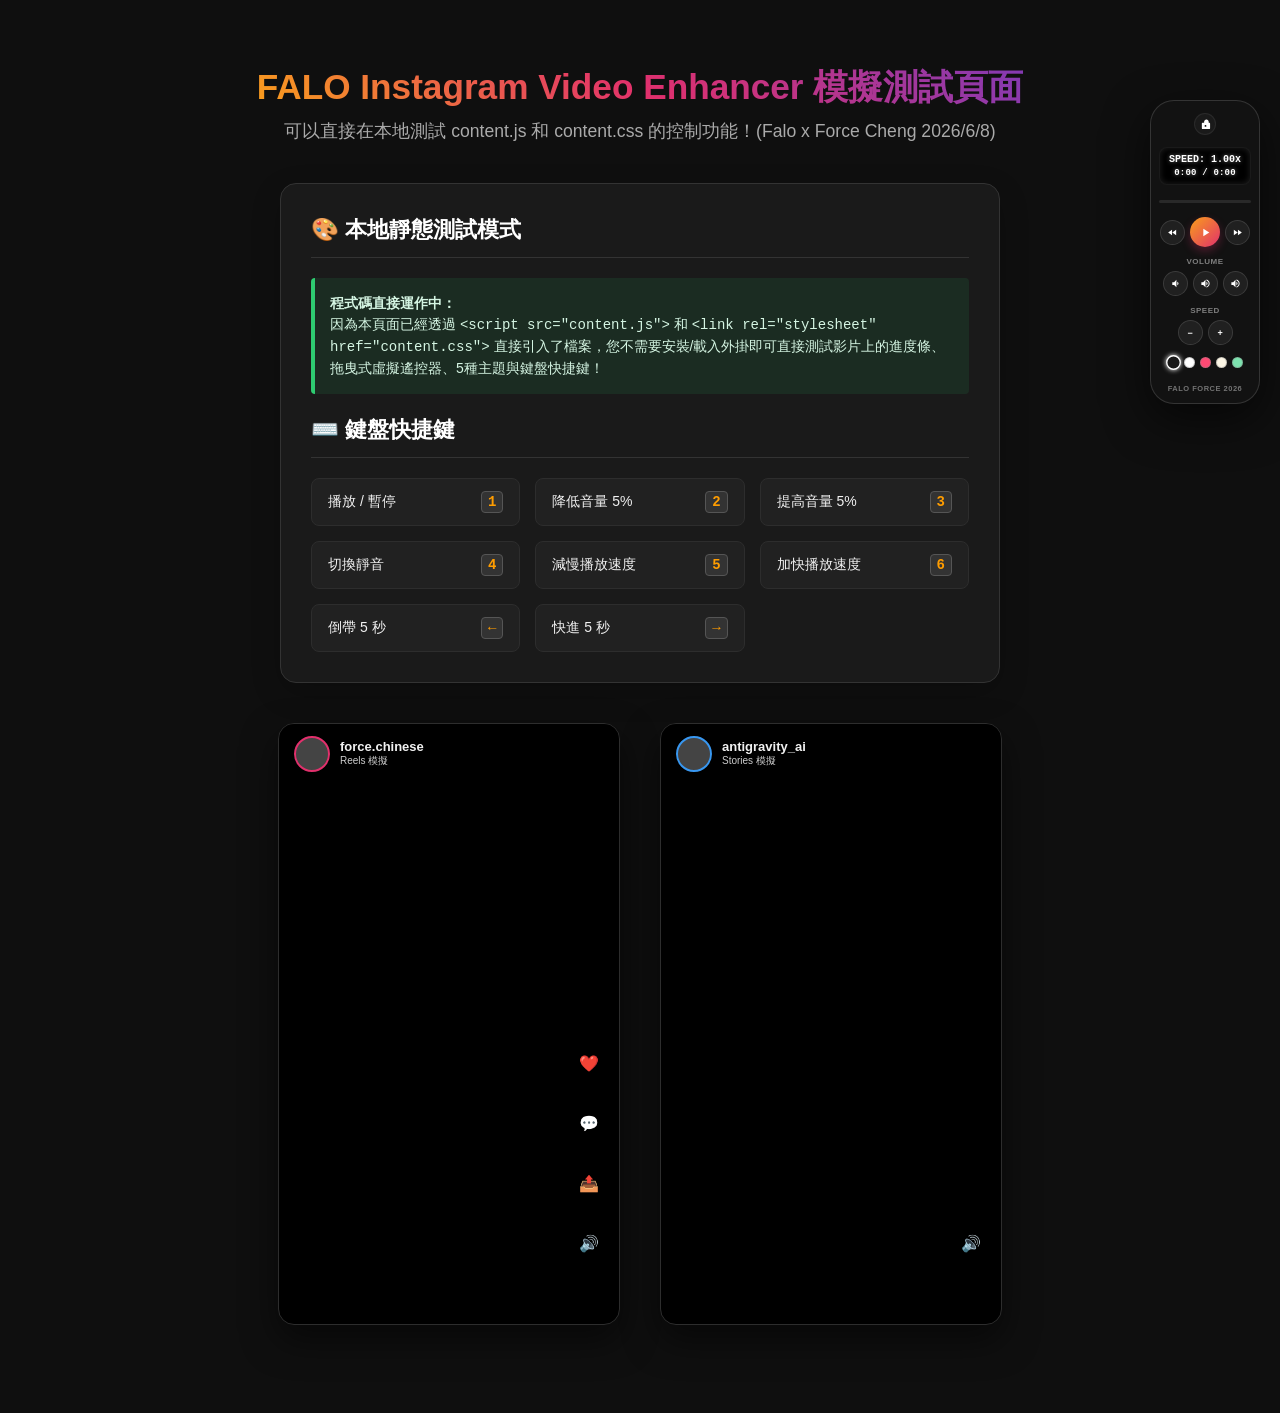
<file: ig-video-enhancer-extension/mock_instagram.html>
<!DOCTYPE html>
<html lang="zh-Hant">
<head>
  <meta charset="UTF-8">
  <meta name="viewport" content="width=device-width, initial-scale=1.0">
  <title>Chrome Extension 模擬測試頁面 (Instagram Video Enhancer)</title>
  <link rel="stylesheet" href="content.css">
  <style>
    :root {
      --bg-color: #0f0f0f;
      --card-bg: #1a1a1a;
      --text-color: #f1f1f1;
      --text-secondary: #aaa;
      --instagram-gradient: linear-gradient(45deg, #f99f1b 0%, #e1306c 50%, #833ab4 100%);
    }

    body {
      background-color: var(--bg-color);
      color: var(--text-color);
      font-family: -apple-system, BlinkMacSystemFont, "Segoe UI", Roboto, sans-serif;
      margin: 0;
      padding: 40px 20px;
      display: flex;
      flex-direction: column;
      align-items: center;
      min-height: 100vh;
    }

    h1 {
      font-size: 2.2rem;
      margin-bottom: 8px;
      background: var(--instagram-gradient);
      -webkit-background-clip: text;
      -webkit-text-fill-color: transparent;
      font-weight: 800;
    }

    .subtitle {
      color: var(--text-secondary);
      font-size: 1.1rem;
      margin-bottom: 40px;
      text-align: center;
    }

    .container {
      display: flex;
      gap: 40px;
      flex-wrap: wrap;
      justify-content: center;
      margin-bottom: 50px;
    }

    /* Mock Instagram Player Wrapper */
    .mock-ig-player {
      width: 340px;
      height: 600px;
      background-color: #000;
      border-radius: 16px;
      overflow: hidden;
      position: relative;
      box-shadow: 0 15px 35px rgba(0, 0, 0, 0.5);
      border: 1px solid #2d2d2d;
      display: flex;
      flex-direction: column;
    }

    .player-header {
      position: absolute;
      top: 0;
      left: 0;
      width: 100%;
      height: 60px;
      background: linear-gradient(to bottom, rgba(0,0,0,0.6) 0%, transparent 100%);
      display: flex;
      align-items: center;
      padding: 0 15px;
      box-sizing: border-box;
      z-index: 10;
    }

    .user-avatar {
      width: 32px;
      height: 32px;
      border-radius: 50%;
      border: 2px solid #e1306c;
      background: #444;
      margin-right: 10px;
    }

    .user-info {
      display: flex;
      flex-direction: column;
    }

    .username {
      font-weight: 600;
      font-size: 13px;
    }

    .post-type {
      font-size: 10px;
      color: #ccc;
    }

    /* Video wrapper */
    .video-container {
      width: 100%;
      height: 100%;
      position: relative;
    }

    video {
      width: 100%;
      height: 100%;
      object-fit: cover;
    }

    /* Simulated Instagram Overlay */
    .instagram-overlay-wrapper {
      position: absolute;
      top: 0;
      left: 0;
      width: 100%;
      height: 100%;
      z-index: 5;
    }

    /* Mock Instagram Sidebar Action Icons */
    .mock-sidebar {
      position: absolute;
      bottom: 60px;
      right: 10px;
      display: flex;
      flex-direction: column;
      gap: 20px;
      z-index: 8;
    }

    .sidebar-btn {
      width: 40px;
      height: 40px;
      border-radius: 50%;
      background: rgba(0, 0, 0, 0.5);
      backdrop-filter: blur(4px);
      border: none;
      color: white;
      display: flex;
      align-items: center;
      justify-content: center;
      cursor: pointer;
      font-size: 16px;
      transition: background 0.2s;
    }

    .sidebar-btn:hover {
      background: rgba(225, 48, 108, 0.8);
    }

    /* Info card on bottom */
    .info-card {
      max-width: 720px;
      width: 100%;
      background-color: var(--card-bg);
      border-radius: 16px;
      padding: 30px;
      box-sizing: border-box;
      border: 1px solid #333;
      margin-bottom: 40px;
      box-shadow: 0 10px 30px rgba(0,0,0,0.2);
    }

    h2 {
      margin-top: 0;
      font-size: 1.4rem;
      color: #fff;
      border-bottom: 1px solid #333;
      padding-bottom: 12px;
      margin-bottom: 20px;
    }

    .alert-success {
      background-color: rgba(46, 204, 113, 0.1);
      border-left: 4px solid #2ecc71;
      color: #d5f5e3;
      padding: 15px;
      border-radius: 4px;
      margin-bottom: 20px;
      font-size: 14px;
      line-height: 1.5;
    }

    .shortcut-list {
      margin-top: 20px;
      display: grid;
      grid-template-columns: repeat(auto-fit, minmax(200px, 1fr));
      gap: 15px;
    }

    .shortcut-item {
      background: rgba(255,255,255,0.03);
      border: 1px solid #2d2d2d;
      border-radius: 8px;
      padding: 12px 16px;
      font-size: 14px;
      display: flex;
      justify-content: space-between;
      align-items: center;
    }

    .key {
      background: #333;
      border: 1px solid #555;
      border-radius: 4px;
      padding: 2px 6px;
      font-family: monospace;
      font-weight: bold;
      color: #ff9d00;
    }
  </style>
</head>
<body>

  <h1>FALO Instagram Video Enhancer 模擬測試頁面</h1>
  <div class="subtitle">可以直接在本地測試 content.js 和 content.css 的控制功能！(Falo x Force Cheng 2026/6/8)</div>

  <!-- Info Card -->
  <div class="info-card">
    <h2>🎨 本地靜態測試模式</h2>
    <div class="alert-success">
      <strong>程式碼直接運作中：</strong><br>
      因為本頁面已經透過 <code>&lt;script src="content.js"&gt;</code> 和 <code>&lt;link rel="stylesheet" href="content.css"&gt;</code> 直接引入了檔案，您不需要安裝/載入外掛即可直接測試影片上的進度條、拖曳式虛擬遙控器、5種主題與鍵盤快捷鍵！
    </div>

    <h2>⌨️ 鍵盤快捷鍵</h2>
    <div class="shortcut-list">
      <div class="shortcut-item"><span>播放 / 暫停</span> <span class="key">1</span></div>
      <div class="shortcut-item"><span>降低音量 5%</span> <span class="key">2</span></div>
      <div class="shortcut-item"><span>提高音量 5%</span> <span class="key">3</span></div>
      <div class="shortcut-item"><span>切換靜音</span> <span class="key">4</span></div>
      <div class="shortcut-item"><span>減慢播放速度</span> <span class="key">5</span></div>
      <div class="shortcut-item"><span>加快播放速度</span> <span class="key">6</span></div>
      <div class="shortcut-item"><span>倒帶 5 秒</span> <span class="key">←</span></div>
      <div class="shortcut-item"><span>快進 5 秒</span> <span class="key">→</span></div>
    </div>
  </div>

  <!-- Players Container -->
  <div class="container">
    <!-- Mock Reel Player -->
    <div class="mock-ig-player">
      <div class="player-header">
        <div class="user-avatar"></div>
        <div class="user-info">
          <span class="username">force.chinese</span>
          <span class="post-type">Reels 模擬</span>
        </div>
      </div>
      
      <div class="video-container">
        <video loop muted playsinline>
          <source src="https://assets.mixkit.co/videos/preview/mixkit-girl-in-neon-sign-light-40503-large.mp4" type="video/mp4">
          您的瀏覽器不支援 HTML5 影片。
        </video>
        
        <div class="instagram-overlay-wrapper" data-instancekey="mock-key-reels"></div>
      </div>

      <!-- Action Panel -->
      <div class="mock-sidebar">
        <button class="sidebar-btn">❤️</button>
        <button class="sidebar-btn">💬</button>
        <button class="sidebar-btn">📤</button>
        <button class="sidebar-btn" aria-label="Audio is muted">🔊</button>
      </div>
    </div>

    <!-- Mock Story Player -->
    <div class="mock-ig-player">
      <div class="player-header">
        <div class="user-avatar" style="border-color: #3897f0;"></div>
        <div class="user-info">
          <span class="username">antigravity_ai</span>
          <span class="post-type">Stories 模擬</span>
        </div>
      </div>
      
      <div class="video-container">
        <video loop muted playsinline>
          <source src="https://assets.mixkit.co/videos/preview/mixkit-cyberpunk-neon-sign-of-a-cocktail-glass-42352-large.mp4" type="video/mp4">
        </video>
        
        <div class="instagram-overlay-wrapper" data-instancekey="mock-key-stories"></div>
      </div>

      <div class="mock-sidebar">
        <button class="sidebar-btn" aria-label="Audio is muted">🔊</button>
      </div>
    </div>
  </div>

  <!-- Load script directly -->
  <script src="content.js"></script>
  <script>
    // Play/Pause on click
    document.querySelectorAll('video').forEach(video => {
      video.addEventListener('click', () => {
        if (video.paused) {
          video.play().catch(e => {});
        } else {
          video.pause();
        }
      });
      video.play().catch(e => {});
    });
  </script>
</body>
</html>
</file>
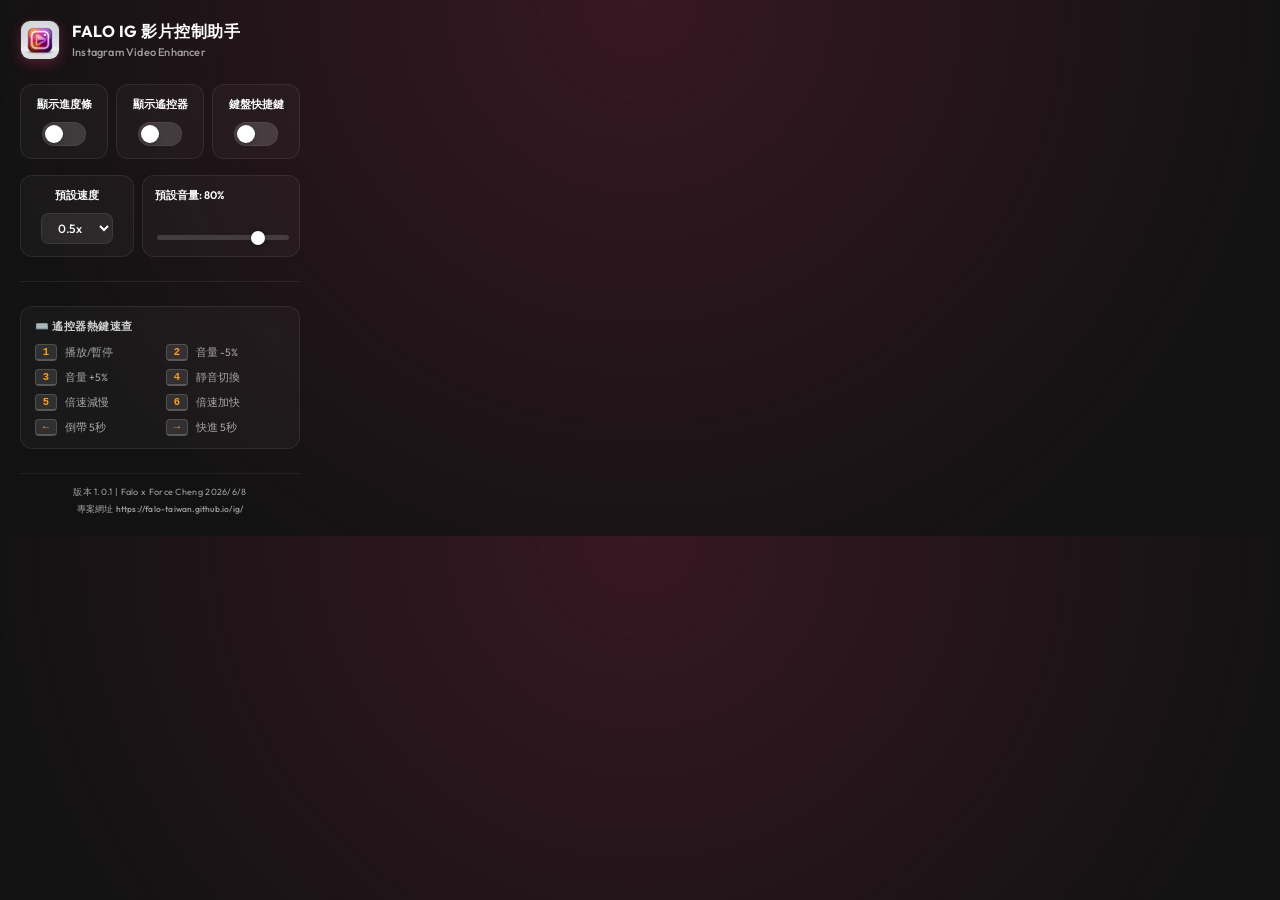
<file: ig-video-enhancer-extension/popup.html>
<!DOCTYPE html>
<html lang="zh-Hant">
<head>
  <meta charset="UTF-8">
  <meta name="viewport" content="width=device-width, initial-scale=1.0">
  <title>IG Video Enhancer Settings</title>
  <link href="https://fonts.googleapis.com/css2?family=Outfit:wght@400;500;600;700&display=swap" rel="stylesheet">
  <link rel="stylesheet" href="popup.css">
</head>
<body>
  <div class="settings-container">
    <!-- Header -->
    <header class="settings-header">
      <div class="logo-area">
        <img src="icons/icon48.png" alt="Logo" class="logo-img">
        <div class="title-desc">
          <h1>FALO IG 影片控制助手</h1>
          <p class="subtitle">Instagram Video Enhancer</p>
        </div>
      </div>
    </header>

    <!-- Content -->
    <main class="settings-main">
      <!-- Row 1: Feature Switches (3 Cards Side-by-Side) -->
      <div class="switches-row">
        <!-- Feature 1: Progress Bar -->
        <div class="switch-card">
          <h3>顯示進度條</h3>
          <label class="switch">
            <input type="checkbox" id="toggle-progress">
            <span class="slider"></span>
          </label>
        </div>

        <!-- Feature 2: Remote Control -->
        <div class="switch-card">
          <h3>顯示遙控器</h3>
          <label class="switch">
            <input type="checkbox" id="toggle-remote">
            <span class="slider"></span>
          </label>
        </div>

        <!-- Feature 3: Keyboard Shortcuts -->
        <div class="switch-card">
          <h3>鍵盤快捷鍵</h3>
          <label class="switch">
            <input type="checkbox" id="toggle-shortcuts">
            <span class="slider"></span>
          </label>
        </div>
      </div>

      <!-- Row 2: Adjusters (Speed Select & Volume Slider Side-by-Side) -->
      <div class="adjusters-row">
        <!-- Speed Setting -->
        <div class="adjuster-card card-speed">
          <h3>預設速度</h3>
          <div class="select-wrapper">
            <select id="select-speed">
              <option value="0.5">0.5x</option>
              <option value="1.0">1.0x</option>
              <option value="1.25">1.25x</option>
              <option value="1.5">1.5x</option>
              <option value="2.0">2.0x</option>
            </select>
          </div>
        </div>

        <!-- Volume Setting -->
        <div class="adjuster-card card-volume">
          <h3>預設音量: <span id="volume-val">80%</span></h3>
          <div class="range-wrapper">
            <input type="range" id="slider-volume" min="0" max="1" step="0.05" value="0.8">
          </div>
        </div>
      </div>

      <!-- Divider -->
      <hr class="divider">

      <!-- Shortcuts Guide -->
      <div class="shortcuts-guide">
        <h3>⌨️ 遙控器熱鍵速查</h3>
        <div class="guide-grid">
          <div class="guide-item"><kbd>1</kbd> <span>播放/暫停</span></div>
          <div class="guide-item"><kbd>2</kbd> <span>音量 -5%</span></div>
          <div class="guide-item"><kbd>3</kbd> <span>音量 +5%</span></div>
          <div class="guide-item"><kbd>4</kbd> <span>靜音切換</span></div>
          <div class="guide-item"><kbd>5</kbd> <span>倍速減慢</span></div>
          <div class="guide-item"><kbd>6</kbd> <span>倍速加快</span></div>
          <div class="guide-item"><kbd>←</kbd> <span>倒帶 5秒</span></div>
          <div class="guide-item"><kbd>→</kbd> <span>快進 5秒</span></div>
        </div>
      </div>
    </main>

    <!-- Footer -->
    <footer class="settings-footer">
      <p>版本 1.0.1 | Falo x Force Cheng 2026/6/8</p>
      <p style="margin-top: 4px; margin-bottom: 0;">
        <a href="https://falo-taiwan.github.io/ig/" target="_blank" style="color: var(--text-secondary); text-decoration: none; font-weight: 500; font-size: 8.5px; letter-spacing: 0.2px; transition: color 0.2s;">
          專案網址 https://falo-taiwan.github.io/ig/
        </a>
      </p>
    </footer>
  </div>
  <script src="popup.js"></script>
</body>
</html>
</file>
<file: ig-video-enhancer-extension/content.css>
/* Injected stylesheet for FALO Instagram Video Enhancer */
/* Signature: Falo x Force Cheng 2026/6/8 */

/* 1. Video bottom timeline progress bar styles */
.ive-progress-container {
  position: absolute;
  bottom: 0;
  left: 0;
  width: 100%;
  height: 16px;
  cursor: pointer;
  z-index: 10000;
  display: flex;
  align-items: flex-end;
  background: linear-gradient(to top, rgba(0,0,0,0.4) 0%, transparent 100%);
  transition: height 0.2s ease, background 0.2s ease;
}

.ive-progress-container:hover {
  height: 20px;
  background: linear-gradient(to top, rgba(0,0,0,0.6) 0%, transparent 100%);
}

.ive-progress-track {
  position: relative;
  width: 100%;
  height: 4px;
  background: rgba(255, 255, 255, 0.3);
  transition: height 0.2s ease;
}

.ive-progress-container:hover .ive-progress-track,
.ive-progress-container.dragging .ive-progress-track {
  height: 8px;
}

.ive-progress-fill {
  height: 100%;
  width: 0%;
  background: linear-gradient(90deg, #f99f1b 0%, #e1306c 50%, #833ab4 100%);
  position: relative;
  border-top-right-radius: 2px;
  border-bottom-right-radius: 2px;
  box-shadow: 0 0 8px rgba(225, 48, 108, 0.8);
}

.ive-progress-handle {
  position: absolute;
  right: -6px;
  top: 50%;
  transform: translateY(-50%) scale(0);
  width: 12px;
  height: 12px;
  border-radius: 50%;
  background: #fff;
  box-shadow: 0 2px 6px rgba(0,0,0,0.4);
  transition: transform 0.1s ease;
  pointer-events: none;
}

.ive-progress-container:hover .ive-progress-handle,
.ive-progress-container.dragging .ive-progress-handle {
  transform: translateY(-50%) scale(1);
}

.ive-time-tooltip {
  position: absolute;
  bottom: 25px;
  left: 50%;
  transform: translateX(-50%) scale(0.8);
  background: rgba(0, 0, 0, 0.75);
  backdrop-filter: blur(8px);
  -webkit-backdrop-filter: blur(8px);
  border: 1px solid rgba(255, 255, 255, 0.15);
  color: #fff;
  padding: 4px 8px;
  border-radius: 6px;
  font-size: 11px;
  font-family: -apple-system, BlinkMacSystemFont, "Segoe UI", Roboto, Helvetica, Arial, sans-serif;
  pointer-events: none;
  opacity: 0;
  transition: transform 0.15s ease, opacity 0.15s ease;
  z-index: 10001;
  white-space: nowrap;
}

.ive-progress-container:hover .ive-time-tooltip,
.ive-progress-container.dragging .ive-time-tooltip {
  opacity: 1;
  transform: translateX(-50%) scale(1);
}

/* 2. Visual central HUD styles */
.ive-hud {
  position: absolute;
  top: 50%;
  left: 50%;
  transform: translate(-50%, -50%) scale(0.8);
  background: rgba(0, 0, 0, 0.7);
  backdrop-filter: blur(10px);
  -webkit-backdrop-filter: blur(10px);
  border: 1px solid rgba(255, 255, 255, 0.1);
  color: #fff;
  padding: 16px 24px;
  border-radius: 16px;
  display: flex;
  flex-direction: column;
  align-items: center;
  justify-content: center;
  gap: 8px;
  pointer-events: none;
  opacity: 0;
  transition: transform 0.2s cubic-bezier(0.175, 0.885, 0.32, 1.275), opacity 0.2s ease;
  z-index: 10005;
}

.ive-hud.show {
  transform: translate(-50%, -50%) scale(1);
  opacity: 1;
}

.ive-hud-icon {
  width: 32px;
  height: 32px;
  fill: #fff;
}

.ive-hud-text {
  font-size: 14px;
  font-weight: 600;
  font-family: -apple-system, BlinkMacSystemFont, "Segoe UI", Roboto;
}

/* 3. Floating Remote Control Color Themes (Drastically tuned!) */
/* Theme 1: 一般遙控器黑 (Classic Black) */
.ive-remote-control,
.ive-remote-control.theme-black {
  --theme-color: #ffffff;
  --theme-shadow: rgba(255, 255, 255, 0.45);
  --theme-glow: rgba(255, 255, 255, 0.12);
  --theme-bg: rgba(20, 20, 20, 0.88);
  --theme-border: rgba(255, 255, 255, 0.14);
  --theme-btn-bg: rgba(255, 255, 255, 0.06);
  --theme-btn-border: rgba(255, 255, 255, 0.12);
  --theme-btn-text-color: #ffffff;
  --screen-bg: #000000;
}

/* Theme 2: 一般遙控器白 (Classic White - Darker labels and widgets) */
.ive-remote-control.theme-white {
  --theme-color: #222222;
  --theme-shadow: rgba(0, 0, 0, 0.12);
  --theme-glow: rgba(0, 0, 0, 0.04);
  --theme-bg: rgba(240, 240, 240, 0.92);
  --theme-border: rgba(0, 0, 0, 0.15);
  --theme-btn-bg: rgba(0, 0, 0, 0.05);
  --theme-btn-border: rgba(0, 0, 0, 0.12);
  --theme-btn-text-color: #222222;
  --screen-bg: #ffffff;
}

/* Theme 3: 少女櫻花粉 (Sakura Pink) */
.ive-remote-control.theme-pink {
  --theme-color: #ff4a74;
  --theme-shadow: rgba(255, 74, 116, 0.5);
  --theme-glow: rgba(255, 74, 116, 0.15);
  --theme-bg: rgba(255, 225, 230, 0.9);
  --theme-border: rgba(255, 74, 116, 0.25);
  --theme-btn-bg: rgba(255, 74, 116, 0.06);
  --theme-btn-border: rgba(255, 74, 116, 0.18);
  --theme-btn-text-color: #ff4a74;
  --screen-bg: #fff0f3;
}

/* Theme 4: 少女奶油白 (Creamy Milk White) */
.ive-remote-control.theme-cream {
  --theme-color: #c48d3f;
  --theme-shadow: rgba(196, 141, 63, 0.35);
  --theme-glow: rgba(196, 141, 63, 0.1);
  --theme-bg: rgba(254, 250, 240, 0.92);
  --theme-border: rgba(196, 141, 63, 0.22);
  --theme-btn-bg: rgba(196, 141, 63, 0.05);
  --theme-btn-border: rgba(196, 141, 63, 0.15);
  --theme-btn-text-color: #8b5a2b;
  --screen-bg: #fffdf9;
}

/* Theme 5: 馬卡龍綠 (Macaron Green - soft light green) */
.ive-remote-control.theme-dream {
  --theme-color: #2bb673;
  --theme-shadow: rgba(43, 182, 115, 0.45);
  --theme-glow: rgba(43, 182, 115, 0.12);
  --theme-bg: rgba(220, 245, 230, 0.92);
  --theme-border: rgba(43, 182, 115, 0.25);
  --theme-btn-bg: rgba(43, 182, 115, 0.05);
  --theme-btn-border: rgba(43, 182, 115, 0.15);
  --theme-btn-text-color: #1e7b4c;
  --screen-bg: #ecfdf5;
}

/* 4. Floating Remote Control Layout Styles */
.ive-remote-control {
  position: fixed;
  width: 110px;
  background: var(--theme-bg);
  backdrop-filter: blur(20px);
  -webkit-backdrop-filter: blur(20px);
  border: 1.5px solid var(--theme-border);
  border-radius: 24px;
  z-index: 2147483647;
  padding: 12px 8px;
  display: flex;
  flex-direction: column;
  align-items: center;
  gap: 10px;
  box-shadow: 0 15px 45px rgba(0, 0, 0, 0.6);
  box-sizing: border-box;
  user-select: none;
  transition: opacity 0.2s ease, border-color 0.25s ease, background 0.25s ease;
}

/* Drag Cursor for Remote */
.ive-remote-control {
  cursor: grab;
}
.ive-remote-control.is-locked {
  cursor: default;
}
.ive-remote-control:active {
  cursor: grabbing;
}
.ive-remote-control.is-locked:active {
  cursor: default;
}

/* Lock/Unlock Button on Top */
.ive-remote-lock {
  width: 20px;
  height: 20px;
  border-radius: 50%;
  background: rgba(128, 128, 128, 0.08);
  border: 1px solid rgba(128, 128, 128, 0.15);
  display: flex;
  align-items: center;
  justify-content: center;
  cursor: pointer;
  color: var(--theme-btn-text-color);
  margin-bottom: 2px;
  transition: all 0.2s ease;
}

.ive-remote-lock svg {
  width: 11px;
  height: 11px;
  display: block;
}

.ive-remote-lock:hover {
  background: rgba(128, 128, 128, 0.15);
  color: var(--theme-color);
  border-color: var(--theme-color);
  box-shadow: 0 0 6px var(--theme-glow);
}

.ive-remote-lock.locked {
  background: var(--theme-btn-bg);
  border-color: var(--theme-color);
  color: var(--theme-color);
  box-shadow: 0 0 6px var(--theme-shadow);
}

/* OLED Screen Display inside Remote */
.ive-remote-screen {
  width: 100%;
  background: var(--screen-bg);
  border: 1px solid rgba(255, 255, 255, 0.1);
  border-radius: 8px;
  padding: 6px 4px;
  display: flex;
  flex-direction: column;
  align-items: center;
  gap: 3px;
  box-sizing: border-box;
  font-family: 'Consolas', 'Courier New', Courier, monospace;
  font-size: 9px;
  font-weight: bold;
  color: var(--theme-color);
  text-shadow: 0 0 4px var(--theme-shadow);
  box-shadow: inset 0 0 6px var(--theme-glow);
  transition: color 0.25s ease, text-shadow 0.25s ease, box-shadow 0.25s ease, background 0.25s ease;
}

.ive-screen-speed {
  font-size: 10px;
}

.ive-screen-time {
  letter-spacing: 0.2px;
}

/* Remote Control Embedded Timeline Progress Bar */
.ive-remote-progress-container {
  width: 100%;
  height: 12px;
  cursor: pointer;
  display: flex;
  align-items: center;
  box-sizing: border-box;
}

.ive-remote-progress-track {
  position: relative;
  width: 100%;
  height: 3px;
  background: rgba(128, 128, 128, 0.2);
  border-radius: 1.5px;
  transition: height 0.15s ease;
}

.ive-remote-progress-container:hover .ive-remote-progress-track,
.ive-remote-progress-container.dragging .ive-remote-progress-track {
  height: 5px;
}

.ive-remote-progress-fill {
  height: 100%;
  width: 0%;
  background: var(--theme-color);
  position: relative;
  border-radius: 1.5px;
  box-shadow: 0 0 6px var(--theme-shadow);
  transition: background 0.25s ease, box-shadow 0.25s ease;
}

.ive-remote-progress-handle {
  position: absolute;
  right: -4px;
  top: 50%;
  transform: translateY(-50%) scale(0);
  width: 8px;
  height: 8px;
  border-radius: 50%;
  background: #fff;
  box-shadow: 0 1px 4px rgba(0,0,0,0.5);
  transition: transform 0.1s ease;
  pointer-events: none;
}

.ive-remote-progress-container:hover .ive-remote-progress-handle,
.ive-remote-progress-container.dragging .ive-remote-progress-handle {
  transform: translateY(-50%) scale(1);
}

/* Button rows */
.ive-remote-row {
  display: flex;
  gap: 5px;
  width: 100%;
  justify-content: center;
  align-items: center;
}

.ive-remote-row-label {
  font-size: 8px;
  color: var(--theme-color);
  opacity: 0.45;
  font-weight: 600;
  margin-bottom: -5px;
  text-transform: uppercase;
  letter-spacing: 0.5px;
  transition: color 0.25s ease;
}

/* Buttons (Styles linked to theme variables!) */
.ive-remote-btn {
  position: relative;
  width: 25px;
  height: 25px;
  border-radius: 50%;
  background: var(--theme-btn-bg);
  border: 1.2px solid var(--theme-btn-border);
  display: flex;
  align-items: center;
  justify-content: center;
  cursor: pointer;
  color: var(--theme-btn-text-color);
  transition: all 0.15s ease, background 0.25s ease, border-color 0.25s ease, color 0.25s ease;
  box-sizing: border-box;
}

.ive-remote-btn svg {
  width: 11px;
  height: 11px;
  fill: currentColor;
}

.ive-remote-btn-text {
  font-size: 9px;
  font-weight: 700;
  font-family: -apple-system, BlinkMacSystemFont, "Segoe UI", sans-serif;
  letter-spacing: -0.2px;
}

.ive-remote-btn:hover {
  background: rgba(128, 128, 128, 0.2);
  color: var(--theme-color);
  border-color: var(--theme-color);
  transform: scale(1.08);
}

.ive-remote-btn:active {
  transform: scale(0.92);
}

/* Play/Pause Button shape */
.ive-remote-btn-play {
  width: 30px;
  height: 30px;
  background: linear-gradient(135deg, #f99f1b 0%, #e1306c 100%);
  border: none;
  box-shadow: 0 4px 10px rgba(225, 48, 108, 0.3);
  color: #fff !important; /* Keep icon white on play */
}

.ive-remote-btn-play svg {
  width: 13px;
  height: 13px;
}

.ive-remote-btn-play:hover {
  background: linear-gradient(135deg, #ffb347 0%, #ff4b82 100%);
  color: #fff !important;
  box-shadow: 0 6px 14px rgba(225, 48, 108, 0.5);
}

/* Theme color selector row */
.ive-remote-theme-row {
  display: flex;
  gap: 5px;
  width: 100%;
  justify-content: center;
  align-items: center;
  margin-top: 2px;
  margin-bottom: 2px;
}

.ive-theme-dot {
  width: 11px;
  height: 11px;
  border-radius: 50%;
  cursor: pointer;
  border: 1px solid rgba(128, 128, 128, 0.4);
  transition: transform 0.15s ease, border-color 0.15s ease, box-shadow 0.15s ease;
  box-sizing: border-box;
}

.ive-theme-dot:hover, 
.ive-theme-dot.active {
  transform: scale(1.35);
  border-color: var(--theme-color);
}

.ive-theme-dot.active {
  box-shadow: 0 0 4px var(--theme-color);
}

.theme-dot-black { background-color: #1a1a1a; }
.theme-dot-white { background-color: #ffffff; }
.theme-dot-pink { background-color: #ff4a74; }
.theme-dot-cream { background-color: #fcf6e5; }
.theme-dot-dream { background-color: #7de3af; }

/* Footer Signature Stamp style */
.ive-remote-footer {
  font-size: 7.5px;
  color: var(--theme-color);
  opacity: 0.4;
  font-weight: 600;
  letter-spacing: 0.5px;
  text-align: center;
  text-transform: uppercase;
  margin-top: 4px;
  margin-bottom: -2px;
  width: 100%;
  transition: color 0.25s ease;
}
</file>
<file: ig-video-enhancer-extension/popup.css>
/* Premium stylesheet for Chrome Extension popup */
:root {
  --bg-color: #121212;
  --panel-bg: rgba(255, 255, 255, 0.03);
  --border-color: rgba(255, 255, 255, 0.08);
  --text-primary: #ffffff;
  --text-secondary: rgba(255, 255, 255, 0.6);
  --accent-gradient: linear-gradient(135deg, #f99f1b 0%, #e1306c 50%, #833ab4 100%);
  --glow-color: rgba(225, 48, 108, 0.3);
}

body {
  width: 320px;
  background-color: var(--bg-color);
  background-image: radial-gradient(circle at 50% 0%, rgba(225, 48, 108, 0.18) 0%, #121212 80%);
  color: var(--text-primary);
  font-family: 'Outfit', -apple-system, BlinkMacSystemFont, "Segoe UI", sans-serif;
  margin: 0;
  padding: 0;
  box-sizing: border-box;
}

.settings-container {
  padding: 20px;
}

/* Header styling */
.settings-header {
  margin-bottom: 24px;
}

.logo-area {
  display: flex;
  align-items: center;
  gap: 12px;
}

.logo-img {
  width: 38px;
  height: 38px;
  border-radius: 10px;
  box-shadow: 0 4px 12px rgba(225, 48, 108, 0.3);
  border: 1px solid rgba(255, 255, 255, 0.1);
}

.title-desc h1 {
  font-size: 16px;
  font-weight: 700;
  margin: 0;
  letter-spacing: 0.5px;
}

.subtitle {
  font-size: 11px;
  color: var(--text-secondary);
  margin: 2px 0 0 0;
  font-weight: 500;
  letter-spacing: 0.2px;
}

/* Main Controls area */
.settings-main {
  display: flex;
  flex-direction: column;
  gap: 16px;
}

.control-group {
  background: var(--panel-bg);
  border: 1px solid var(--border-color);
  border-radius: 12px;
  padding: 12px 16px;
  display: flex;
  align-items: center;
  justify-content: space-between;
  transition: border-color 0.2s, box-shadow 0.2s;
  backdrop-filter: blur(8px);
  -webkit-backdrop-filter: blur(8px);
}

.control-group:hover {
  border-color: rgba(255, 255, 255, 0.15);
  box-shadow: 0 4px 20px rgba(0, 0, 0, 0.2);
}

.control-label {
  display: flex;
  flex-direction: column;
  gap: 4px;
}

.control-label h2 {
  font-size: 13px;
  font-weight: 600;
  margin: 0;
}

.control-desc {
  font-size: 11px;
  color: var(--text-secondary);
  margin: 0;
  line-height: 1.3;
}

.divider {
  border: 0;
  height: 1px;
  background: rgba(255, 255, 255, 0.08);
  margin: 8px 0;
}

/* Row 1: Side-by-side switches */
.switches-row {
  display: flex;
  gap: 8px;
  width: 100%;
}

.switch-card {
  flex: 1;
  background: var(--panel-bg);
  border: 1px solid var(--border-color);
  border-radius: 12px;
  padding: 12px 6px;
  display: flex;
  flex-direction: column;
  align-items: center;
  gap: 10px;
  backdrop-filter: blur(8px);
  -webkit-backdrop-filter: blur(8px);
  transition: border-color 0.2s, box-shadow 0.2s;
  box-sizing: border-box;
}

.switch-card:hover {
  border-color: rgba(255, 255, 255, 0.15);
  box-shadow: 0 4px 15px rgba(0, 0, 0, 0.2);
}

.switch-card h3 {
  font-size: 11px;
  margin: 0;
  font-weight: 600;
  color: var(--text-primary);
  text-align: center;
  white-space: nowrap;
}

/* Row 2: Side-by-side adjusters */
.adjusters-row {
  display: flex;
  gap: 8px;
  width: 100%;
}

.adjuster-card {
  background: var(--panel-bg);
  border: 1px solid var(--border-color);
  border-radius: 12px;
  padding: 12px;
  display: flex;
  flex-direction: column;
  gap: 10px;
  backdrop-filter: blur(8px);
  -webkit-backdrop-filter: blur(8px);
  transition: border-color 0.2s, box-shadow 0.2s;
  box-sizing: border-box;
}

.adjuster-card:hover {
  border-color: rgba(255, 255, 255, 0.15);
  box-shadow: 0 4px 15px rgba(0, 0, 0, 0.2);
}

.card-speed {
  flex: 0.8;
  align-items: center;
  justify-content: space-between;
}

.card-volume {
  flex: 1.2;
  justify-content: space-between;
}

.adjuster-card h3 {
  font-size: 11px;
  margin: 0;
  font-weight: 600;
  color: var(--text-primary);
  white-space: nowrap;
}

/* Row elements (select & speed settings) */
.setting-row {
  background: var(--panel-bg);
  border: 1px solid var(--border-color);
  border-radius: 12px;
  padding: 12px 16px;
  display: flex;
  align-items: center;
  justify-content: space-between;
  backdrop-filter: blur(8px);
  -webkit-backdrop-filter: blur(8px);
}

.setting-row-vertical {
  background: var(--panel-bg);
  border: 1px solid var(--border-color);
  border-radius: 12px;
  padding: 14px 16px;
  display: flex;
  flex-direction: column;
  gap: 12px;
  backdrop-filter: blur(8px);
  -webkit-backdrop-filter: blur(8px);
}

.row-header {
  display: flex;
  justify-content: space-between;
  align-items: center;
}

/* Beautiful Custom Toggle Switch */
.switch {
  position: relative;
  display: inline-block;
  width: 44px;
  height: 24px;
  flex-shrink: 0;
}

.switch input {
  opacity: 0;
  width: 0;
  height: 0;
}

.slider {
  position: absolute;
  cursor: pointer;
  top: 0;
  left: 0;
  right: 0;
  bottom: 0;
  background-color: rgba(255, 255, 255, 0.15);
  transition: .25s cubic-bezier(0.4, 0, 0.2, 1);
  border-radius: 34px;
  border: 1px solid rgba(255, 255, 255, 0.05);
}

.slider:before {
  position: absolute;
  content: "";
  height: 18px;
  width: 18px;
  left: 2px;
  bottom: 2px;
  background-color: white;
  transition: .25s cubic-bezier(0.4, 0, 0.2, 1);
  border-radius: 50%;
  box-shadow: 0 2px 4px rgba(0, 0, 0, 0.2);
}

input:checked + .slider {
  background: var(--accent-gradient);
  box-shadow: 0 0 10px var(--glow-color);
}

input:checked + .slider:before {
  transform: translateX(20px);
}

/* Sleek Select Wrapper */
.select-wrapper select {
  background: rgba(255, 255, 255, 0.07);
  border: 1px solid var(--border-color);
  color: white;
  padding: 6px 12px;
  border-radius: 8px;
  font-family: 'Outfit', sans-serif;
  font-size: 12px;
  font-weight: 500;
  outline: none;
  cursor: pointer;
  transition: all 0.2s;
}

.select-wrapper select:hover {
  background: rgba(255, 255, 255, 0.12);
  border-color: rgba(255, 255, 255, 0.2);
}

.select-wrapper select option {
  background: #1a1a1a;
  color: white;
}

/* Styled Range Input Slider */
.range-wrapper {
  width: 100%;
}

input[type=range] {
  -webkit-appearance: none;
  width: 100%;
  background: transparent;
}

input[type=range]:focus {
  outline: none;
}

input[type=range]::-webkit-slider-runnable-track {
  width: 100%;
  height: 5px;
  cursor: pointer;
  background: rgba(255, 255, 255, 0.15);
  border-radius: 3px;
  transition: background 0.2s;
}

input[type=range]::-webkit-slider-thumb {
  height: 14px;
  width: 14px;
  border-radius: 50%;
  background: #ffffff;
  cursor: pointer;
  -webkit-appearance: none;
  margin-top: -4.5px;
  box-shadow: 0 1px 5px rgba(0,0,0,0.5);
  transition: transform 0.15s, background-color 0.15s;
}

input[type=range]:active::-webkit-slider-thumb {
  transform: scale(1.25);
  background: #e1306c;
}

/* Footer styling */
.settings-footer {
  margin-top: 24px;
  text-align: center;
  border-top: 1px solid rgba(255, 255, 255, 0.06);
  padding-top: 12px;
}

.settings-footer p {
  font-size: 9px;
  color: var(--text-secondary);
  margin: 0;
  letter-spacing: 0.3px;
}

.settings-footer a:hover {
  color: var(--text-primary) !important;
}

/* Shortcuts Guide panel inside popup */
.shortcuts-guide {
  background: var(--panel-bg);
  border: 1px solid var(--border-color);
  border-radius: 12px;
  padding: 12px 14px;
  backdrop-filter: blur(8px);
  -webkit-backdrop-filter: blur(8px);
}

.shortcuts-guide h3 {
  font-size: 11px;
  font-weight: 700;
  margin: 0 0 10px 0;
  color: var(--text-primary);
  opacity: 0.8;
  letter-spacing: 0.5px;
  text-transform: uppercase;
}

.guide-grid {
  display: grid;
  grid-template-columns: 1fr 1fr;
  gap: 8px 12px;
}

.guide-item {
  display: flex;
  align-items: center;
  gap: 8px;
  font-size: 10.5px;
  color: var(--text-secondary);
}

.guide-item kbd {
  background: rgba(255, 255, 255, 0.1);
  border: 1px solid rgba(255, 255, 255, 0.15);
  border-bottom: 2px solid rgba(255, 255, 255, 0.2);
  border-radius: 4px;
  padding: 1px 5px;
  font-family: 'Consolas', 'Courier New', monospace;
  font-weight: bold;
  color: #ff9f1c;
  min-width: 10px;
  text-align: center;
}
</file>
